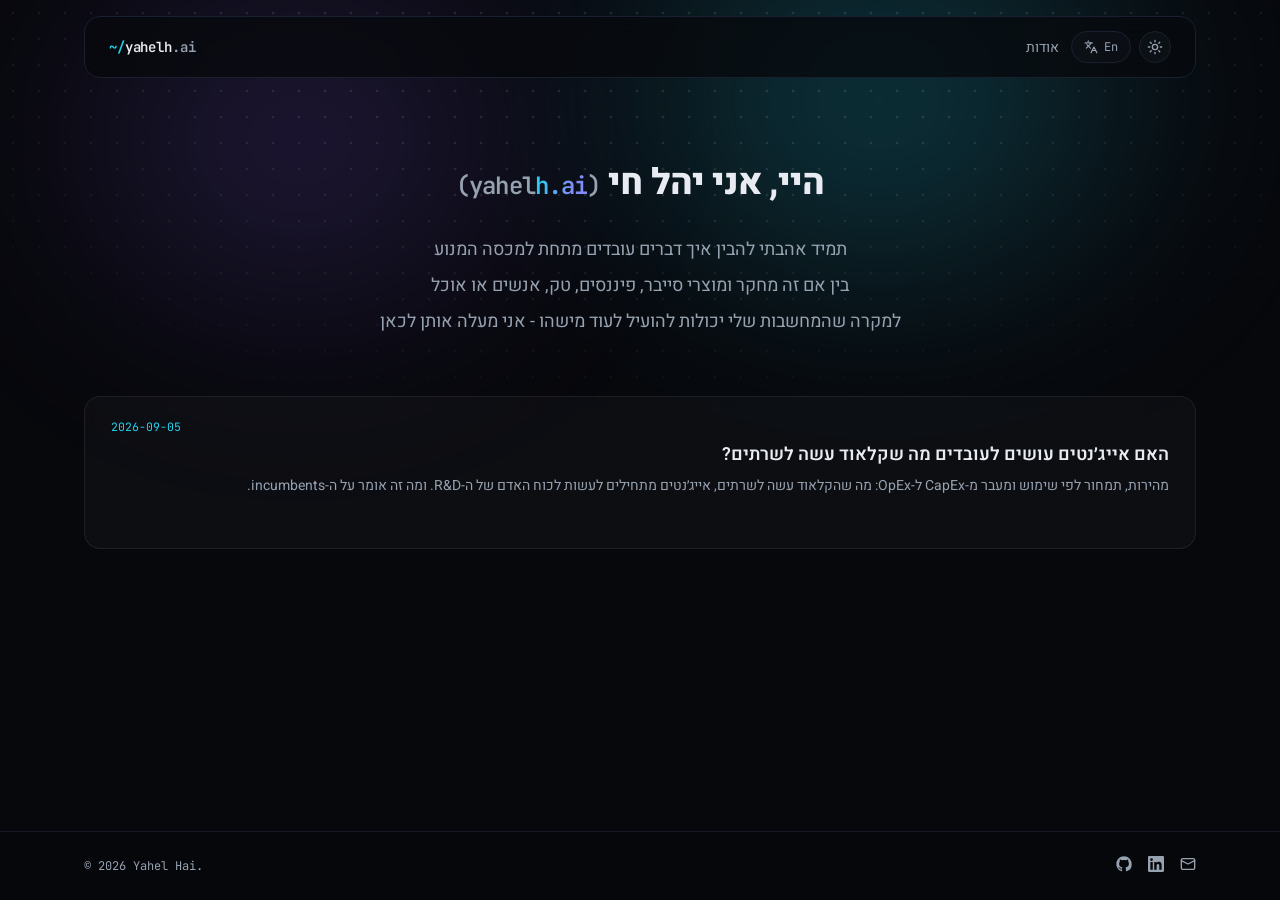
<file: index.html>
<!DOCTYPE html>
<html lang="he" dir="rtl">
  <head>
    <meta charset="utf-8">
    <meta name="viewport" content="width=device-width, initial-scale=1">
    <title>yahelh.ai</title>
    <meta name="description" content="הבלוג האישי של יהל חי.">
    <link rel="icon" type="image/svg+xml" href="favicon.svg">
    <link rel="stylesheet" href="css/style.css">
  </head>

  <body>
    <input type="checkbox" id="theme-switch" class="sr-only">

    <div class="page">
      <div class="backdrop" aria-hidden="true">
        <div class="aurora aurora-1"></div>
        <div class="aurora aurora-2"></div>
        <div class="dot-field"></div>
      </div>

      <header class="site-header">
        <div class="wrap">
          <div class="bar" dir="ltr">
            <a class="wordmark" href="index.html">
              <span class="prompt">~/</span>yahelh<span class="tld">.ai</span>
            </a>

            <div class="bar-actions">
              <a class="nav-link" href="about.html">אודות</a>
              <a class="lang-switch" href="en/index.html" hreflang="en" lang="en">
                <svg class="icon-sm" viewBox="0 0 24 24" fill="none" stroke="currentColor" stroke-width="2" stroke-linecap="round" stroke-linejoin="round" aria-hidden="true" focusable="false">
                  <path d="m5 8 6 6" /><path d="m4 14 6-6 2-3" /><path d="M2 5h12" /><path d="M7 2h1" />
                  <path d="m22 22-5-10-5 10" /><path d="M14 18h6" />
                </svg>
                <span>En</span>
              </a>
              <label class="theme-toggle" for="theme-switch">
                <span class="sr-only">החלפת ערכת צבעים — כהה או בהיר</span>
                <svg class="icon icon-sun" viewBox="0 0 24 24" fill="none" stroke="currentColor" stroke-width="2" stroke-linecap="round" aria-hidden="true" focusable="false">
                  <circle cx="12" cy="12" r="4" />
                  <path d="M12 2v2m0 16v2M4.9 4.9l1.4 1.4m11.4 11.4 1.4 1.4M2 12h2m16 0h2M4.9 19.1l1.4-1.4m11.4-11.4 1.4-1.4" />
                </svg>
                <svg class="icon icon-moon" viewBox="0 0 24 24" fill="none" stroke="currentColor" stroke-width="2" stroke-linecap="round" stroke-linejoin="round" aria-hidden="true" focusable="false">
                  <path d="M21 12.8A9 9 0 1 1 11.2 3a7 7 0 0 0 9.8 9.8z" />
                </svg>
              </label>
            </div>
          </div>
        </div>
      </header>

      <main class="site-main site-main-home">
        <div class="wrap">
          <section class="intro-section">
            <h1 class="intro-title rise rise-b">
              היי, אני יהל חי
              <span class="handle" dir="ltr">(yahel<span class="grad-text">h.ai</span>)</span>
            </h1>
            <p class="intro-text rise rise-c">
              תמיד אהבתי להבין איך דברים עובדים מתחת למכסה המנוע<br>
              בין אם זה מחקר ומוצרי סייבר, פיננסים, טק, אנשים או אוכל<br>
              למקרה שהמחשבות שלי יכולות להועיל לעוד מישהו - אני מעלה אותן לכאן
            </p>
          </section>

          <section class="post-list">
            <a class="post-card rise rise-d" href="blog/agents-cloud-servers.html">
              <span class="post-card-date" dir="ltr"><time datetime="2026-09-05">2026-09-05</time></span>
              <h2>האם אייג׳נטים עושים לעובדים מה שקלאוד עשה לשרתים?</h2>
              <p>מהירות, תמחור לפי שימוש ומעבר מ-CapEx ל-OpEx: מה שהקלאוד עשה לשרתים, אייג׳נטים מתחילים לעשות לכוח האדם של ה-R&amp;D. ומה זה אומר על ה-incumbents.</p>
              <span class="card-arrow" dir="ltr">← לקריאה</span>
            </a>
          </section>
        </div>
      </main>

      <footer class="site-footer site-footer-fixed">
        <div class="wrap">
          <div class="footer-inner" dir="ltr">
            <span>&copy; 2026 Yahel Hai.</span>
            <span class="social">
              <a href="https://github.com/yahelhai" aria-label="GitHub">
                <svg class="icon" viewBox="0 0 24 24" fill="currentColor" aria-hidden="true" focusable="false">
                  <path fill-rule="evenodd" clip-rule="evenodd" d="M12 .5C5.65.5.5 5.65.5 12c0 5.08 3.29 9.39 7.86 10.91.58.11.79-.25.79-.56 0-.27-.01-1.17-.02-2.12-3.2.7-3.88-1.36-3.88-1.36-.52-1.33-1.28-1.68-1.28-1.68-1.04-.71.08-.7.08-.7 1.15.08 1.76 1.19 1.76 1.19 1.03 1.76 2.7 1.25 3.35.96.1-.75.4-1.25.72-1.54-2.55-.29-5.24-1.28-5.24-5.68 0-1.26.45-2.28 1.19-3.09-.12-.29-.52-1.46.11-3.05 0 0 .97-.31 3.18 1.18a11.1 11.1 0 0 1 2.9-.39c.98 0 1.97.13 2.9.39 2.2-1.49 3.17-1.18 3.17-1.18.63 1.59.23 2.76.12 3.05.74.81 1.19 1.83 1.19 3.09 0 4.41-2.69 5.38-5.25 5.67.41.35.77 1.05.77 2.12 0 1.53-.01 2.76-.01 3.14 0 .31.21.67.8.55A10.52 10.52 0 0 0 23.5 12C23.5 5.65 18.35.5 12 .5z" />
                </svg>
              </a>
              <a href="https://www.linkedin.com/in/yahel-hai/" aria-label="LinkedIn">
                <svg class="icon" viewBox="0 0 24 24" fill="currentColor" aria-hidden="true" focusable="false">
                  <path d="M20.45 20.45h-3.55v-5.57c0-1.33-.03-3.04-1.85-3.04-1.85 0-2.14 1.45-2.14 2.94v5.67H9.36V9h3.41v1.56h.05c.47-.9 1.63-1.85 3.36-1.85 3.6 0 4.27 2.37 4.27 5.45v6.29zM5.34 7.43a2.06 2.06 0 1 1 0-4.12 2.06 2.06 0 0 1 0 4.12zM7.12 20.45H3.56V9h3.56v11.45zM22.22 0H1.77C.79 0 0 .77 0 1.72v20.55C0 23.23.79 24 1.77 24h20.45c.98 0 1.78-.77 1.78-1.73V1.72C24 .77 23.2 0 22.22 0z" />
                </svg>
              </a>
              <a href="mailto:me@yahelh.ai" aria-label="שליחת דוא״ל">
                <svg class="icon" viewBox="0 0 24 24" fill="none" stroke="currentColor" stroke-width="2" stroke-linecap="round" stroke-linejoin="round" aria-hidden="true" focusable="false">
                  <rect x="2" y="4" width="20" height="16" rx="2" />
                    <path d="m22 7-10 5L2 7" />
                </svg>
              </a>
            </span>
          </div>
        </div>
      </footer>
    </div>
  </body>
</html>
</file>
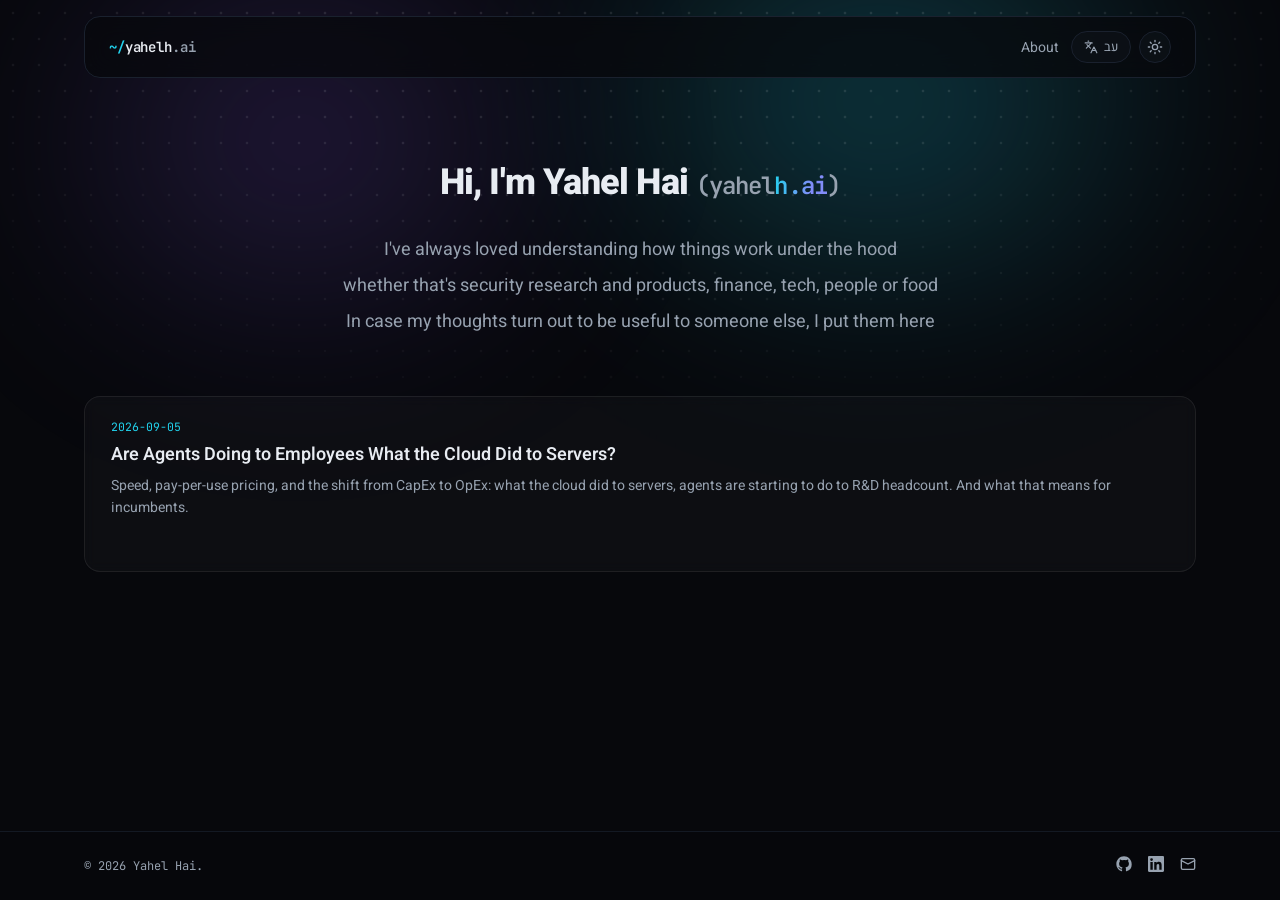
<file: en/index.html>
<!DOCTYPE html>
<html lang="en" dir="ltr">
  <head>
    <meta charset="utf-8">
    <meta name="viewport" content="width=device-width, initial-scale=1">
    <title>yahelh.ai</title>
    <meta name="description" content="Yahel Hai's personal blog.">
    <link rel="icon" type="image/svg+xml" href="../favicon.svg">
    <link rel="stylesheet" href="../css/style.css">
  </head>

  <body>
    <input type="checkbox" id="theme-switch" class="sr-only">

    <div class="page">
      <div class="backdrop" aria-hidden="true">
        <div class="aurora aurora-1"></div>
        <div class="aurora aurora-2"></div>
        <div class="dot-field"></div>
      </div>

      <header class="site-header">
        <div class="wrap">
          <div class="bar" dir="ltr">
            <a class="wordmark" href="../index.html">
              <span class="prompt">~/</span>yahelh<span class="tld">.ai</span>
            </a>

            <div class="bar-actions">
              <a class="nav-link" href="../about.html">About</a>
              <a class="lang-switch" href="../index.html" hreflang="he" lang="he">
                <svg class="icon-sm" viewBox="0 0 24 24" fill="none" stroke="currentColor" stroke-width="2" stroke-linecap="round" stroke-linejoin="round" aria-hidden="true" focusable="false">
                  <path d="m5 8 6 6" /><path d="m4 14 6-6 2-3" /><path d="M2 5h12" /><path d="M7 2h1" />
                  <path d="m22 22-5-10-5 10" /><path d="M14 18h6" />
                </svg>
                <span>עב</span>
              </a>
              <label class="theme-toggle" for="theme-switch">
                <span class="sr-only">Toggle color theme — dark or light</span>
                <svg class="icon icon-sun" viewBox="0 0 24 24" fill="none" stroke="currentColor" stroke-width="2" stroke-linecap="round" aria-hidden="true" focusable="false">
                  <circle cx="12" cy="12" r="4" />
                  <path d="M12 2v2m0 16v2M4.9 4.9l1.4 1.4m11.4 11.4 1.4 1.4M2 12h2m16 0h2M4.9 19.1l1.4-1.4m11.4-11.4 1.4-1.4" />
                </svg>
                <svg class="icon icon-moon" viewBox="0 0 24 24" fill="none" stroke="currentColor" stroke-width="2" stroke-linecap="round" stroke-linejoin="round" aria-hidden="true" focusable="false">
                  <path d="M21 12.8A9 9 0 1 1 11.2 3a7 7 0 0 0 9.8 9.8z" />
                </svg>
              </label>
            </div>
          </div>
        </div>
      </header>

      <main class="site-main site-main-home">
        <div class="wrap">
          <section class="intro-section">
            <h1 class="intro-title rise rise-b">
              Hi, I'm Yahel Hai
              <span class="handle">(yahel<span class="grad-text">h.ai</span>)</span>
            </h1>
            <p class="intro-text rise rise-c">
              I've always loved understanding how things work under the hood<br>
              whether that's security research and products, finance, tech, people or food<br>
              In case my thoughts turn out to be useful to someone else, I put them here
            </p>
          </section>

          <section class="post-list">
            <a class="post-card rise rise-d" href="blog/agents-cloud-servers.html">
              <span class="post-card-date" dir="ltr"><time datetime="2026-09-05">2026-09-05</time></span>
              <h2>Are Agents Doing to Employees What the Cloud Did to Servers?</h2>
              <p>Speed, pay-per-use pricing, and the shift from CapEx to OpEx: what the cloud did to servers, agents are starting to do to R&amp;D headcount. And what that means for incumbents.</p>
              <span class="card-arrow" dir="ltr">read &rarr;</span>
            </a>
          </section>
        </div>
      </main>

      <footer class="site-footer site-footer-fixed">
        <div class="wrap">
          <div class="footer-inner" dir="ltr">
            <span>&copy; 2026 Yahel Hai.</span>
            <span class="social">
              <a href="https://github.com/yahelhai" aria-label="GitHub">
                <svg class="icon" viewBox="0 0 24 24" fill="currentColor" aria-hidden="true" focusable="false">
                  <path fill-rule="evenodd" clip-rule="evenodd" d="M12 .5C5.65.5.5 5.65.5 12c0 5.08 3.29 9.39 7.86 10.91.58.11.79-.25.79-.56 0-.27-.01-1.17-.02-2.12-3.2.7-3.88-1.36-3.88-1.36-.52-1.33-1.28-1.68-1.28-1.68-1.04-.71.08-.7.08-.7 1.15.08 1.76 1.19 1.76 1.19 1.03 1.76 2.7 1.25 3.35.96.1-.75.4-1.25.72-1.54-2.55-.29-5.24-1.28-5.24-5.68 0-1.26.45-2.28 1.19-3.09-.12-.29-.52-1.46.11-3.05 0 0 .97-.31 3.18 1.18a11.1 11.1 0 0 1 2.9-.39c.98 0 1.97.13 2.9.39 2.2-1.49 3.17-1.18 3.17-1.18.63 1.59.23 2.76.12 3.05.74.81 1.19 1.83 1.19 3.09 0 4.41-2.69 5.38-5.25 5.67.41.35.77 1.05.77 2.12 0 1.53-.01 2.76-.01 3.14 0 .31.21.67.8.55A10.52 10.52 0 0 0 23.5 12C23.5 5.65 18.35.5 12 .5z" />
                </svg>
              </a>
              <a href="https://www.linkedin.com/in/yahel-hai/" aria-label="LinkedIn">
                <svg class="icon" viewBox="0 0 24 24" fill="currentColor" aria-hidden="true" focusable="false">
                  <path d="M20.45 20.45h-3.55v-5.57c0-1.33-.03-3.04-1.85-3.04-1.85 0-2.14 1.45-2.14 2.94v5.67H9.36V9h3.41v1.56h.05c.47-.9 1.63-1.85 3.36-1.85 3.6 0 4.27 2.37 4.27 5.45v6.29zM5.34 7.43a2.06 2.06 0 1 1 0-4.12 2.06 2.06 0 0 1 0 4.12zM7.12 20.45H3.56V9h3.56v11.45zM22.22 0H1.77C.79 0 0 .77 0 1.72v20.55C0 23.23.79 24 1.77 24h20.45c.98 0 1.78-.77 1.78-1.73V1.72C24 .77 23.2 0 22.22 0z" />
                </svg>
              </a>
              <a href="mailto:me@yahelh.ai" aria-label="Send email">
                <svg class="icon" viewBox="0 0 24 24" fill="none" stroke="currentColor" stroke-width="2" stroke-linecap="round" stroke-linejoin="round" aria-hidden="true" focusable="false">
                  <rect x="2" y="4" width="20" height="16" rx="2" />
                    <path d="m22 7-10 5L2 7" />
                </svg>
              </a>
            </span>
          </div>
        </div>
      </footer>
    </div>
  </body>
</html>
</file>
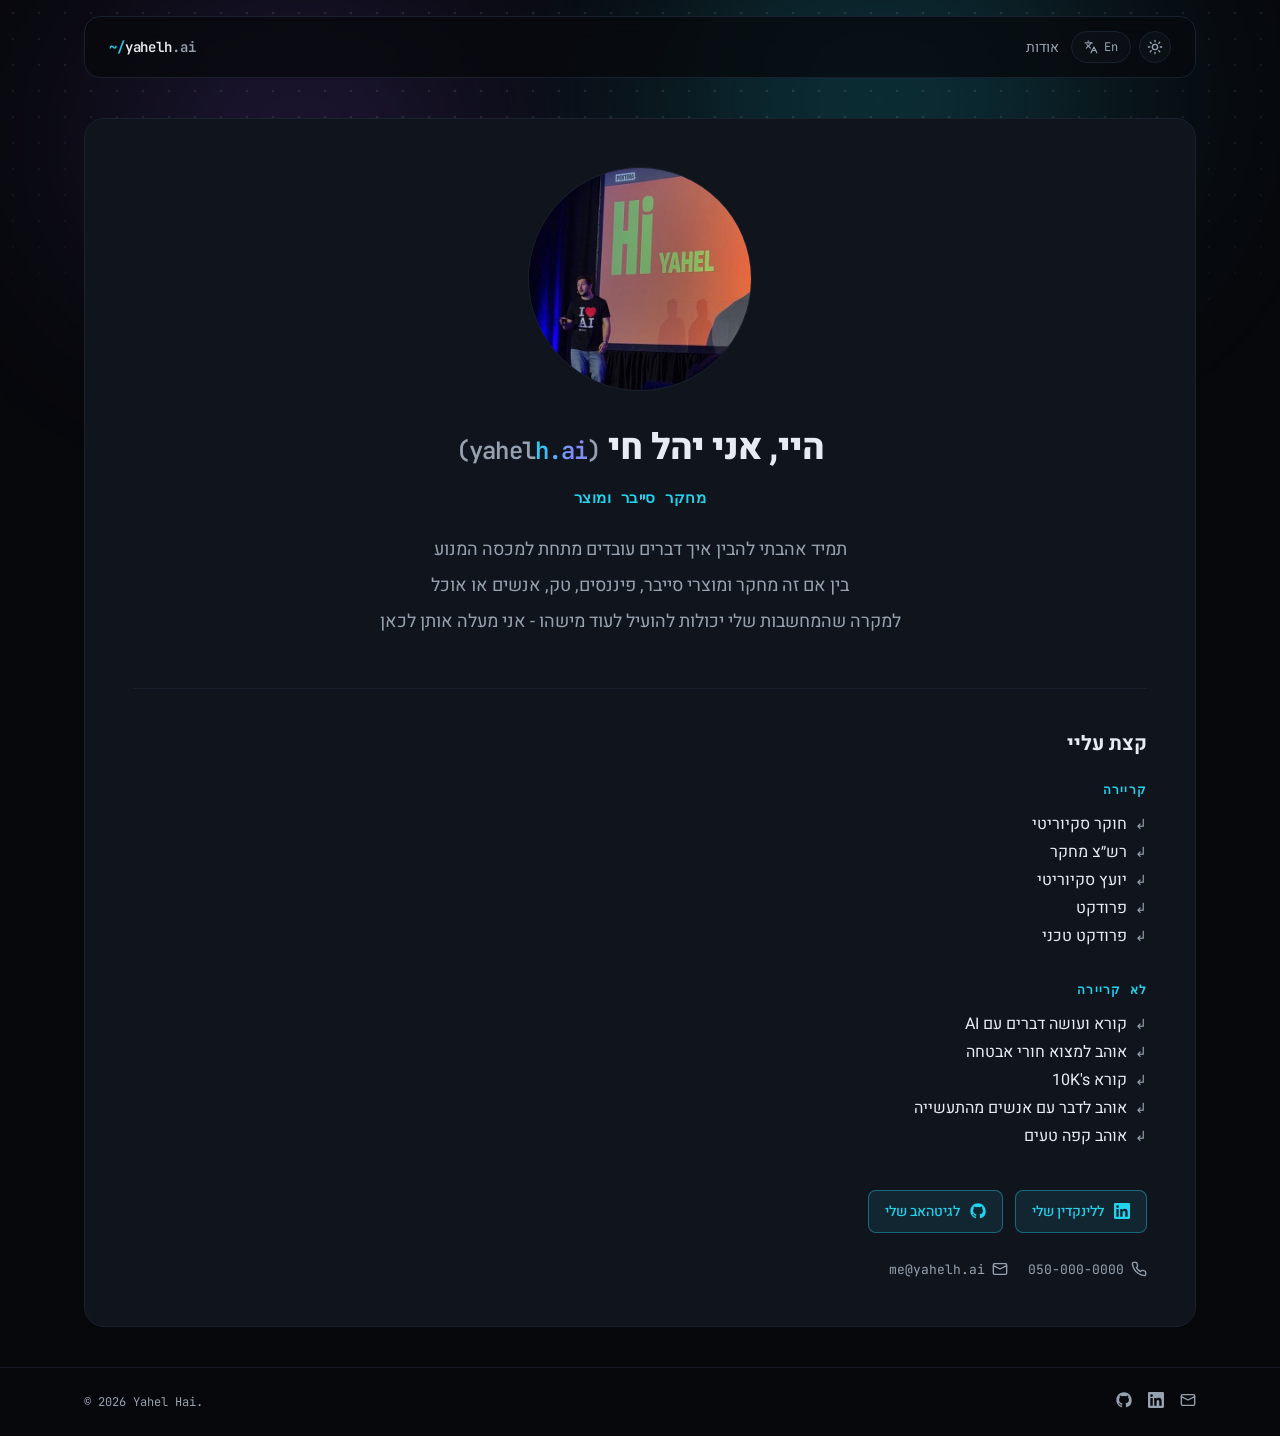
<file: about.html>
<!DOCTYPE html>
<html lang="he" dir="rtl">
  <head>
    <meta charset="utf-8">
    <meta name="viewport" content="width=device-width, initial-scale=1">
    <title>אודות — yahelh.ai</title>
    <meta name="description" content="קצת עליי — יהל חי.">
    <link rel="icon" type="image/svg+xml" href="favicon.svg">
    <link rel="stylesheet" href="css/style.css">
  </head>

  <body>
    <input type="checkbox" id="theme-switch" class="sr-only">

    <div class="page page-calm">
      <div class="backdrop" aria-hidden="true">
        <div class="aurora aurora-1"></div>
        <div class="aurora aurora-2"></div>
        <div class="dot-field"></div>
      </div>

      <header class="site-header">
        <div class="wrap">
          <div class="bar" dir="ltr">
            <a class="wordmark" href="index.html">
              <span class="prompt">~/</span>yahelh<span class="tld">.ai</span>
            </a>

            <div class="bar-actions">
              <a class="nav-link" href="about.html">אודות</a>
              <a class="lang-switch" href="en/about.html" hreflang="en" lang="en">
                <svg class="icon-sm" viewBox="0 0 24 24" fill="none" stroke="currentColor" stroke-width="2" stroke-linecap="round" stroke-linejoin="round" aria-hidden="true" focusable="false">
                  <path d="m5 8 6 6" /><path d="m4 14 6-6 2-3" /><path d="M2 5h12" /><path d="M7 2h1" />
                  <path d="m22 22-5-10-5 10" /><path d="M14 18h6" />
                </svg>
                <span>En</span>
              </a>
              <label class="theme-toggle" for="theme-switch">
                <span class="sr-only">החלפת ערכת צבעים — כהה או בהיר</span>
                <svg class="icon icon-sun" viewBox="0 0 24 24" fill="none" stroke="currentColor" stroke-width="2" stroke-linecap="round" aria-hidden="true" focusable="false">
                  <circle cx="12" cy="12" r="4" />
                  <path d="M12 2v2m0 16v2M4.9 4.9l1.4 1.4m11.4 11.4 1.4 1.4M2 12h2m16 0h2M4.9 19.1l1.4-1.4m11.4-11.4 1.4-1.4" />
                </svg>
                <svg class="icon icon-moon" viewBox="0 0 24 24" fill="none" stroke="currentColor" stroke-width="2" stroke-linecap="round" stroke-linejoin="round" aria-hidden="true" focusable="false">
                  <path d="M21 12.8A9 9 0 1 1 11.2 3a7 7 0 0 0 9.8 9.8z" />
                </svg>
              </label>
            </div>
          </div>
        </div>
      </header>

      <main class="site-main">
        <div class="wrap">
          <article class="reading-panel">
            <div class="about-head">
              <img class="avatar rise rise-a" src="images/yahel.jpg" alt="יהל חי" width="500" height="500">

              <h1 class="intro-title rise rise-b">
                היי, אני יהל חי
                <span class="handle" dir="ltr">(yahel<span class="grad-text">h.ai</span>)</span>
              </h1>

              <p class="role rise rise-b">מחקר סייבר ומוצר</p>

              <p class="intro-text rise rise-c">
                תמיד אהבתי להבין איך דברים עובדים מתחת למכסה המנוע<br>
              בין אם זה מחקר ומוצרי סייבר, פיננסים, טק, אנשים או אוכל<br>
              למקרה שהמחשבות שלי יכולות להועיל לעוד מישהו - אני מעלה אותן לכאן
              </p>
            </div>

            <div class="about-body">
              <h2 class="about-title">קצת עליי</h2>

              <div class="lists">
                <div>
                  <h3 class="label">קריירה</h3>
                  <ul class="arrow-list">
                  <li>חוקר סקיוריטי</li>
                  <li>רש״צ מחקר</li>
                  <li>יועץ סקיוריטי</li>
                  <li>פרודקט</li>
                  <li>פרודקט טכני</li>
                  </ul>
                </div>

                <div>
                  <h3 class="label">לא קריירה</h3>
                  <ul class="arrow-list">
                  <li>קורא ועושה דברים עם AI</li>
                  <li>אוהב למצוא חורי אבטחה</li>
                  <li>קורא 10K's</li>
                  <li>אוהב לדבר עם אנשים מהתעשייה</li>
                  <li>אוהב קפה טעים</li>
                  </ul>
                </div>
              </div>

              <div class="btn-row">
                <a class="profile-btn" href="https://www.linkedin.com/in/yahel-hai/">
                  <svg class="icon" viewBox="0 0 24 24" fill="currentColor" aria-hidden="true" focusable="false">
                    <path d="M20.45 20.45h-3.55v-5.57c0-1.33-.03-3.04-1.85-3.04-1.85 0-2.14 1.45-2.14 2.94v5.67H9.36V9h3.41v1.56h.05c.47-.9 1.63-1.85 3.36-1.85 3.6 0 4.27 2.37 4.27 5.45v6.29zM5.34 7.43a2.06 2.06 0 1 1 0-4.12 2.06 2.06 0 0 1 0 4.12zM7.12 20.45H3.56V9h3.56v11.45zM22.22 0H1.77C.79 0 0 .77 0 1.72v20.55C0 23.23.79 24 1.77 24h20.45c.98 0 1.78-.77 1.78-1.73V1.72C24 .77 23.2 0 22.22 0z" />
                  </svg>
                  ללינקדין שלי
                </a>
                <a class="profile-btn" href="https://github.com/yahelhai">
                  <svg class="icon" viewBox="0 0 24 24" fill="currentColor" aria-hidden="true" focusable="false">
                    <path fill-rule="evenodd" clip-rule="evenodd" d="M12 .5C5.65.5.5 5.65.5 12c0 5.08 3.29 9.39 7.86 10.91.58.11.79-.25.79-.56 0-.27-.01-1.17-.02-2.12-3.2.7-3.88-1.36-3.88-1.36-.52-1.33-1.28-1.68-1.28-1.68-1.04-.71.08-.7.08-.7 1.15.08 1.76 1.19 1.76 1.19 1.03 1.76 2.7 1.25 3.35.96.1-.75.4-1.25.72-1.54-2.55-.29-5.24-1.28-5.24-5.68 0-1.26.45-2.28 1.19-3.09-.12-.29-.52-1.46.11-3.05 0 0 .97-.31 3.18 1.18a11.1 11.1 0 0 1 2.9-.39c.98 0 1.97.13 2.9.39 2.2-1.49 3.17-1.18 3.17-1.18.63 1.59.23 2.76.12 3.05.74.81 1.19 1.83 1.19 3.09 0 4.41-2.69 5.38-5.25 5.67.41.35.77 1.05.77 2.12 0 1.53-.01 2.76-.01 3.14 0 .31.21.67.8.55A10.52 10.52 0 0 0 23.5 12C23.5 5.65 18.35.5 12 .5z" />
                  </svg>
                  לגיטהאב שלי
                </a>
              </div>

              <address class="contact-line">
                <a href="tel:+972500000000" aria-label="טלפון">
                  <svg class="icon" viewBox="0 0 24 24" fill="none" stroke="currentColor" stroke-width="2" stroke-linecap="round" stroke-linejoin="round" aria-hidden="true" focusable="false">
                    <path d="M22 16.9v3a2 2 0 0 1-2.2 2 19.8 19.8 0 0 1-8.6-3.1 19.5 19.5 0 0 1-6-6A19.8 19.8 0 0 1 2.1 4.2 2 2 0 0 1 4.1 2h3a2 2 0 0 1 2 1.7c.1 1 .4 1.9.7 2.8a2 2 0 0 1-.5 2.1L8.1 9.9a16 16 0 0 0 6 6l1.3-1.3a2 2 0 0 1 2.1-.5c.9.3 1.8.6 2.8.7a2 2 0 0 1 1.7 2z" />
                  </svg>
                  <span dir="ltr">050-000-0000</span>
                </a>
                <a href="mailto:me@yahelh.ai" aria-label="שליחת דוא״ל">
                  <svg class="icon" viewBox="0 0 24 24" fill="none" stroke="currentColor" stroke-width="2" stroke-linecap="round" stroke-linejoin="round" aria-hidden="true" focusable="false">
                    <rect x="2" y="4" width="20" height="16" rx="2" />
                    <path d="m22 7-10 5L2 7" />
                  </svg>
                  <span dir="ltr">me@yahelh.ai</span>
                </a>
              </address>
            </div>
          </article>
        </div>
      </main>

      <footer class="site-footer">
        <div class="wrap">
          <div class="footer-inner" dir="ltr">
            <span>&copy; 2026 Yahel Hai.</span>
            <span class="social">
              <a href="https://github.com/yahelhai" aria-label="GitHub">
                <svg class="icon" viewBox="0 0 24 24" fill="currentColor" aria-hidden="true" focusable="false">
                  <path fill-rule="evenodd" clip-rule="evenodd" d="M12 .5C5.65.5.5 5.65.5 12c0 5.08 3.29 9.39 7.86 10.91.58.11.79-.25.79-.56 0-.27-.01-1.17-.02-2.12-3.2.7-3.88-1.36-3.88-1.36-.52-1.33-1.28-1.68-1.28-1.68-1.04-.71.08-.7.08-.7 1.15.08 1.76 1.19 1.76 1.19 1.03 1.76 2.7 1.25 3.35.96.1-.75.4-1.25.72-1.54-2.55-.29-5.24-1.28-5.24-5.68 0-1.26.45-2.28 1.19-3.09-.12-.29-.52-1.46.11-3.05 0 0 .97-.31 3.18 1.18a11.1 11.1 0 0 1 2.9-.39c.98 0 1.97.13 2.9.39 2.2-1.49 3.17-1.18 3.17-1.18.63 1.59.23 2.76.12 3.05.74.81 1.19 1.83 1.19 3.09 0 4.41-2.69 5.38-5.25 5.67.41.35.77 1.05.77 2.12 0 1.53-.01 2.76-.01 3.14 0 .31.21.67.8.55A10.52 10.52 0 0 0 23.5 12C23.5 5.65 18.35.5 12 .5z" />
                </svg>
              </a>
              <a href="https://www.linkedin.com/in/yahel-hai/" aria-label="LinkedIn">
                <svg class="icon" viewBox="0 0 24 24" fill="currentColor" aria-hidden="true" focusable="false">
                  <path d="M20.45 20.45h-3.55v-5.57c0-1.33-.03-3.04-1.85-3.04-1.85 0-2.14 1.45-2.14 2.94v5.67H9.36V9h3.41v1.56h.05c.47-.9 1.63-1.85 3.36-1.85 3.6 0 4.27 2.37 4.27 5.45v6.29zM5.34 7.43a2.06 2.06 0 1 1 0-4.12 2.06 2.06 0 0 1 0 4.12zM7.12 20.45H3.56V9h3.56v11.45zM22.22 0H1.77C.79 0 0 .77 0 1.72v20.55C0 23.23.79 24 1.77 24h20.45c.98 0 1.78-.77 1.78-1.73V1.72C24 .77 23.2 0 22.22 0z" />
                </svg>
              </a>
              <a href="mailto:me@yahelh.ai" aria-label="שליחת דוא״ל">
                <svg class="icon" viewBox="0 0 24 24" fill="none" stroke="currentColor" stroke-width="2" stroke-linecap="round" stroke-linejoin="round" aria-hidden="true" focusable="false">
                  <rect x="2" y="4" width="20" height="16" rx="2" />
                    <path d="m22 7-10 5L2 7" />
                </svg>
              </a>
            </span>
          </div>
        </div>
      </footer>
    </div>
  </body>
</html>
</file>
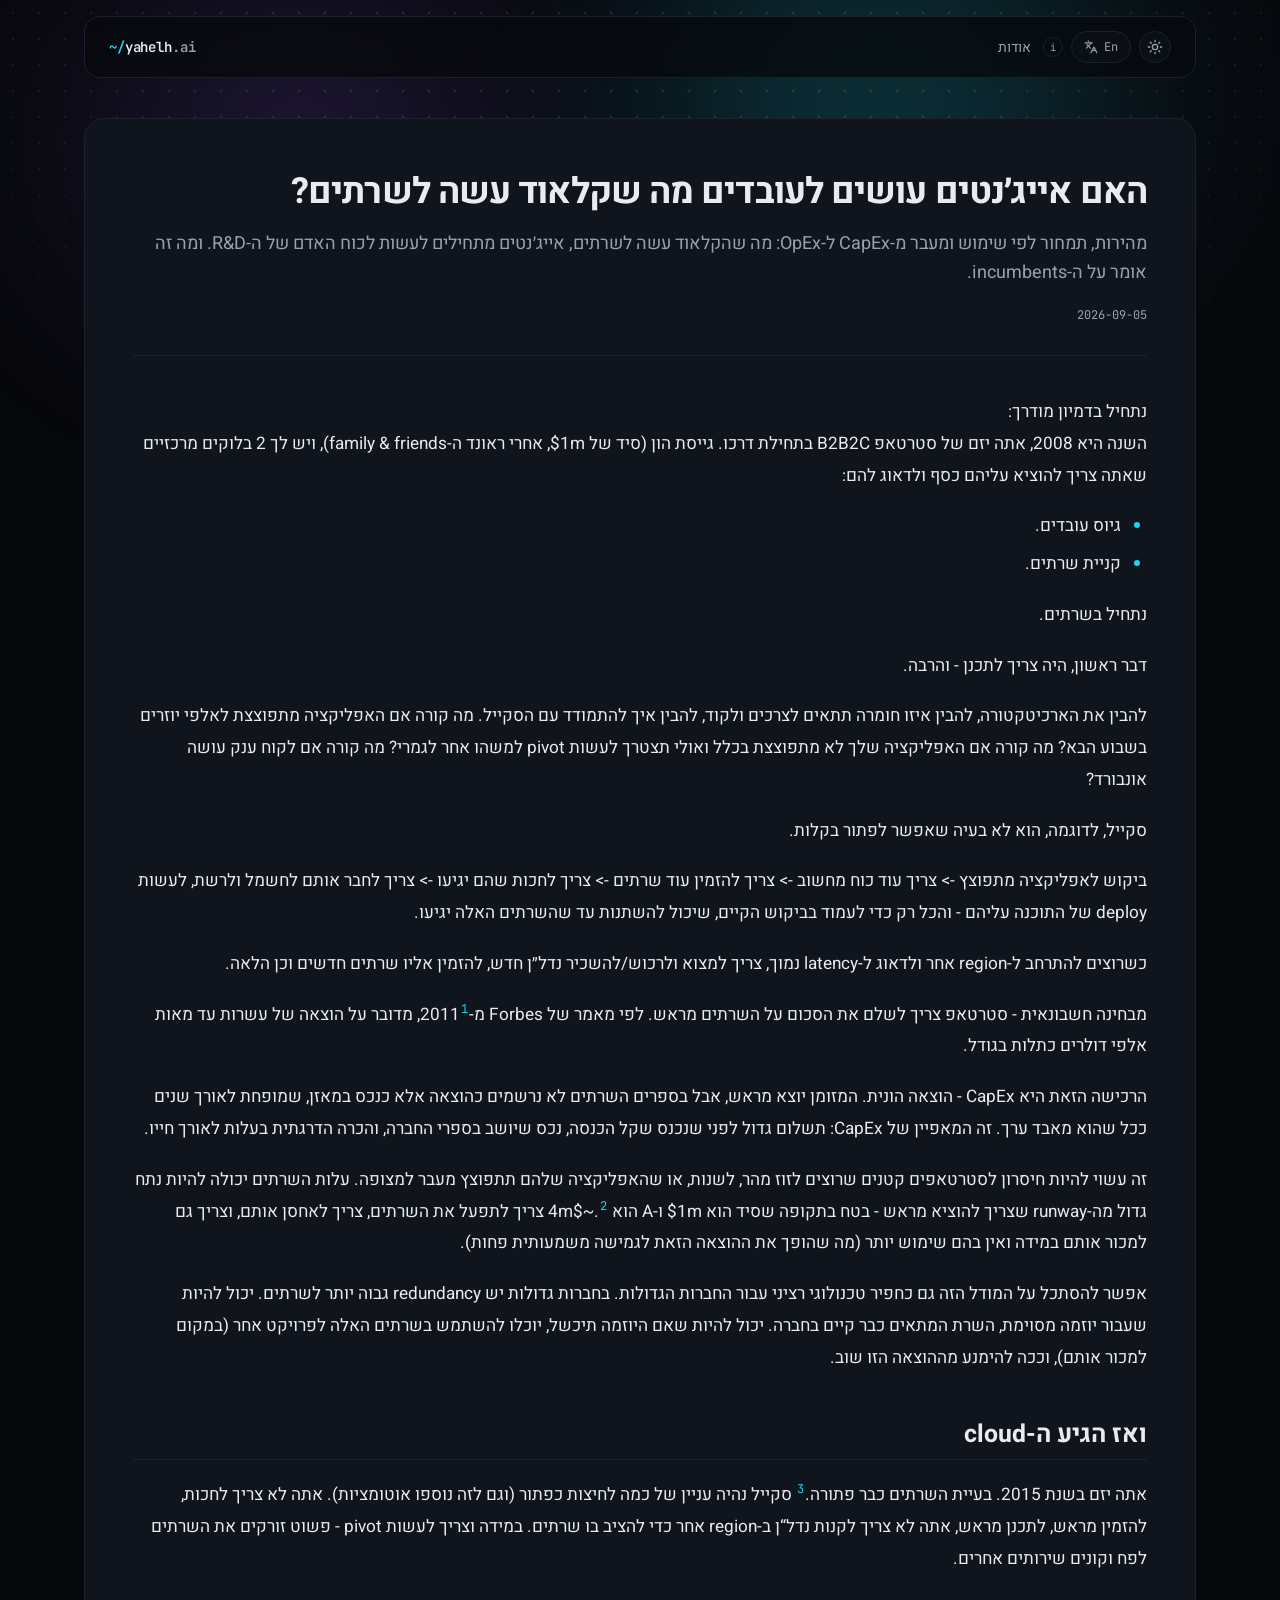
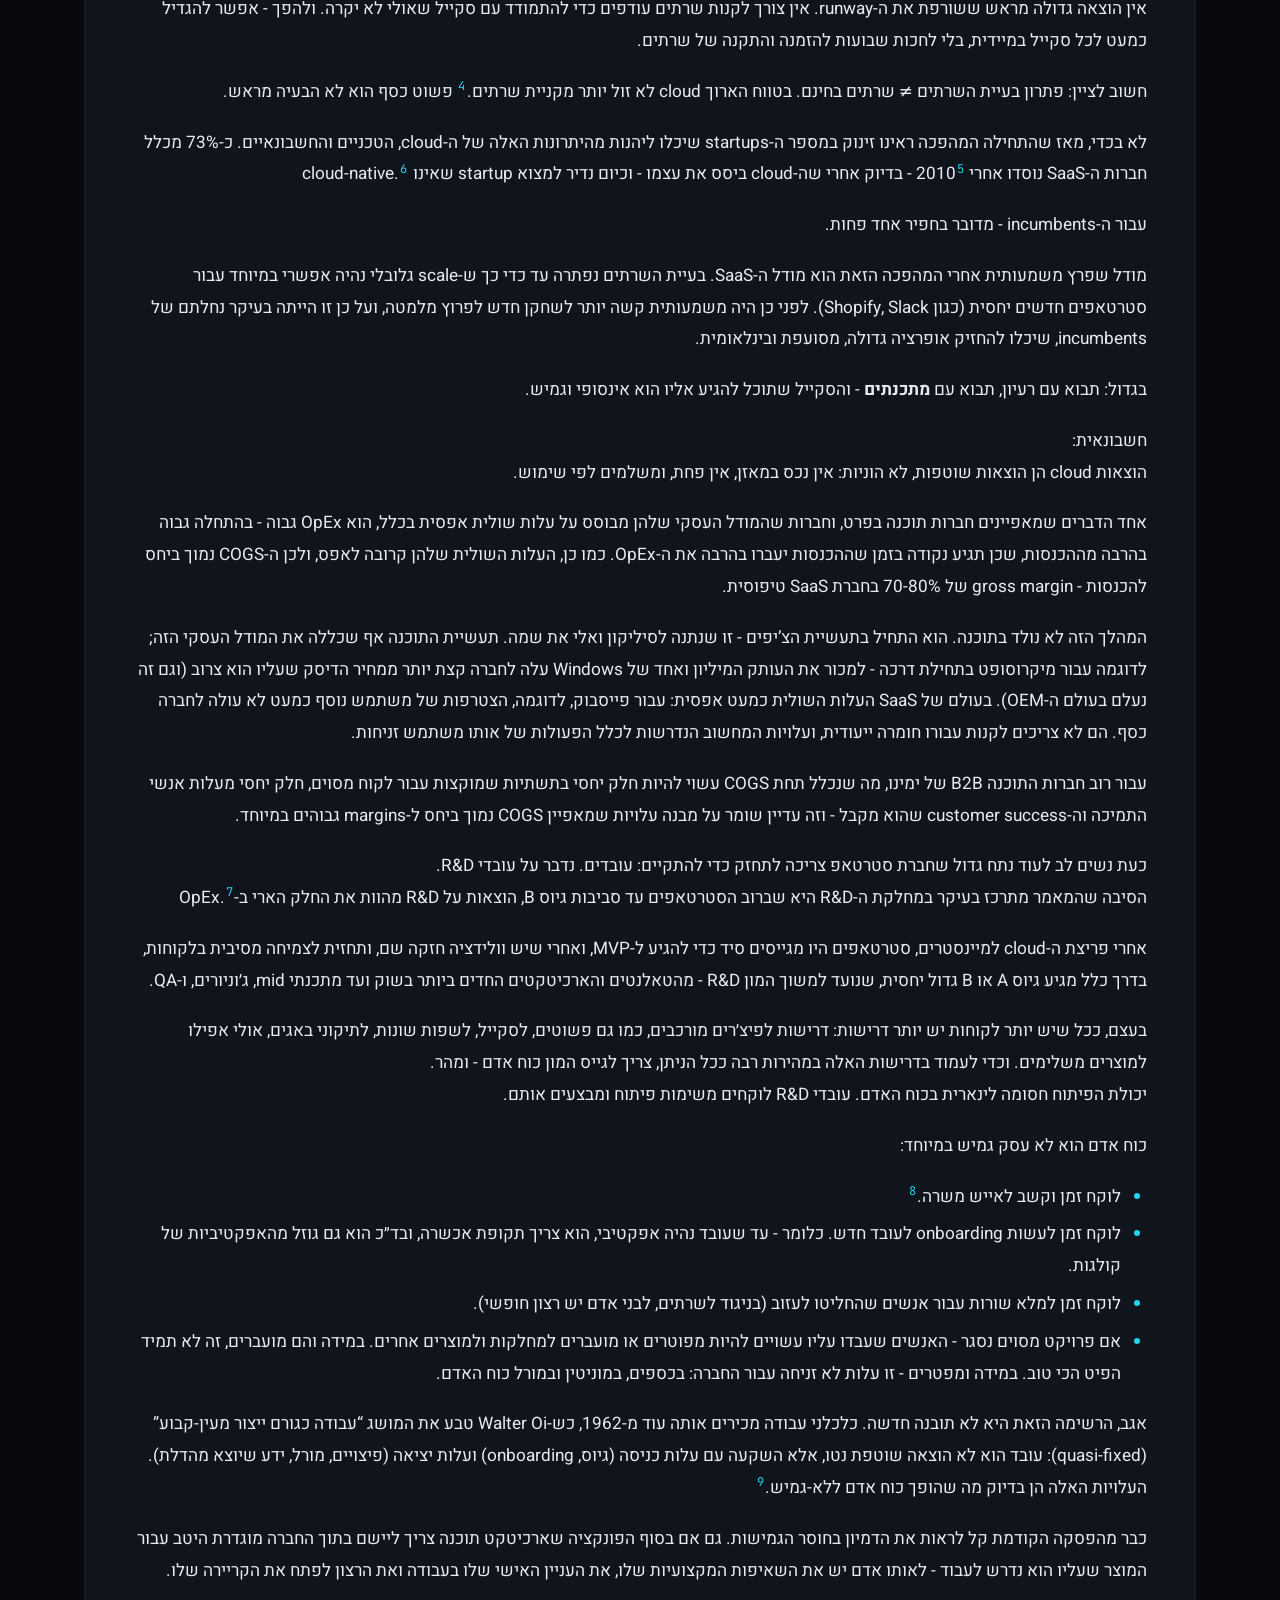
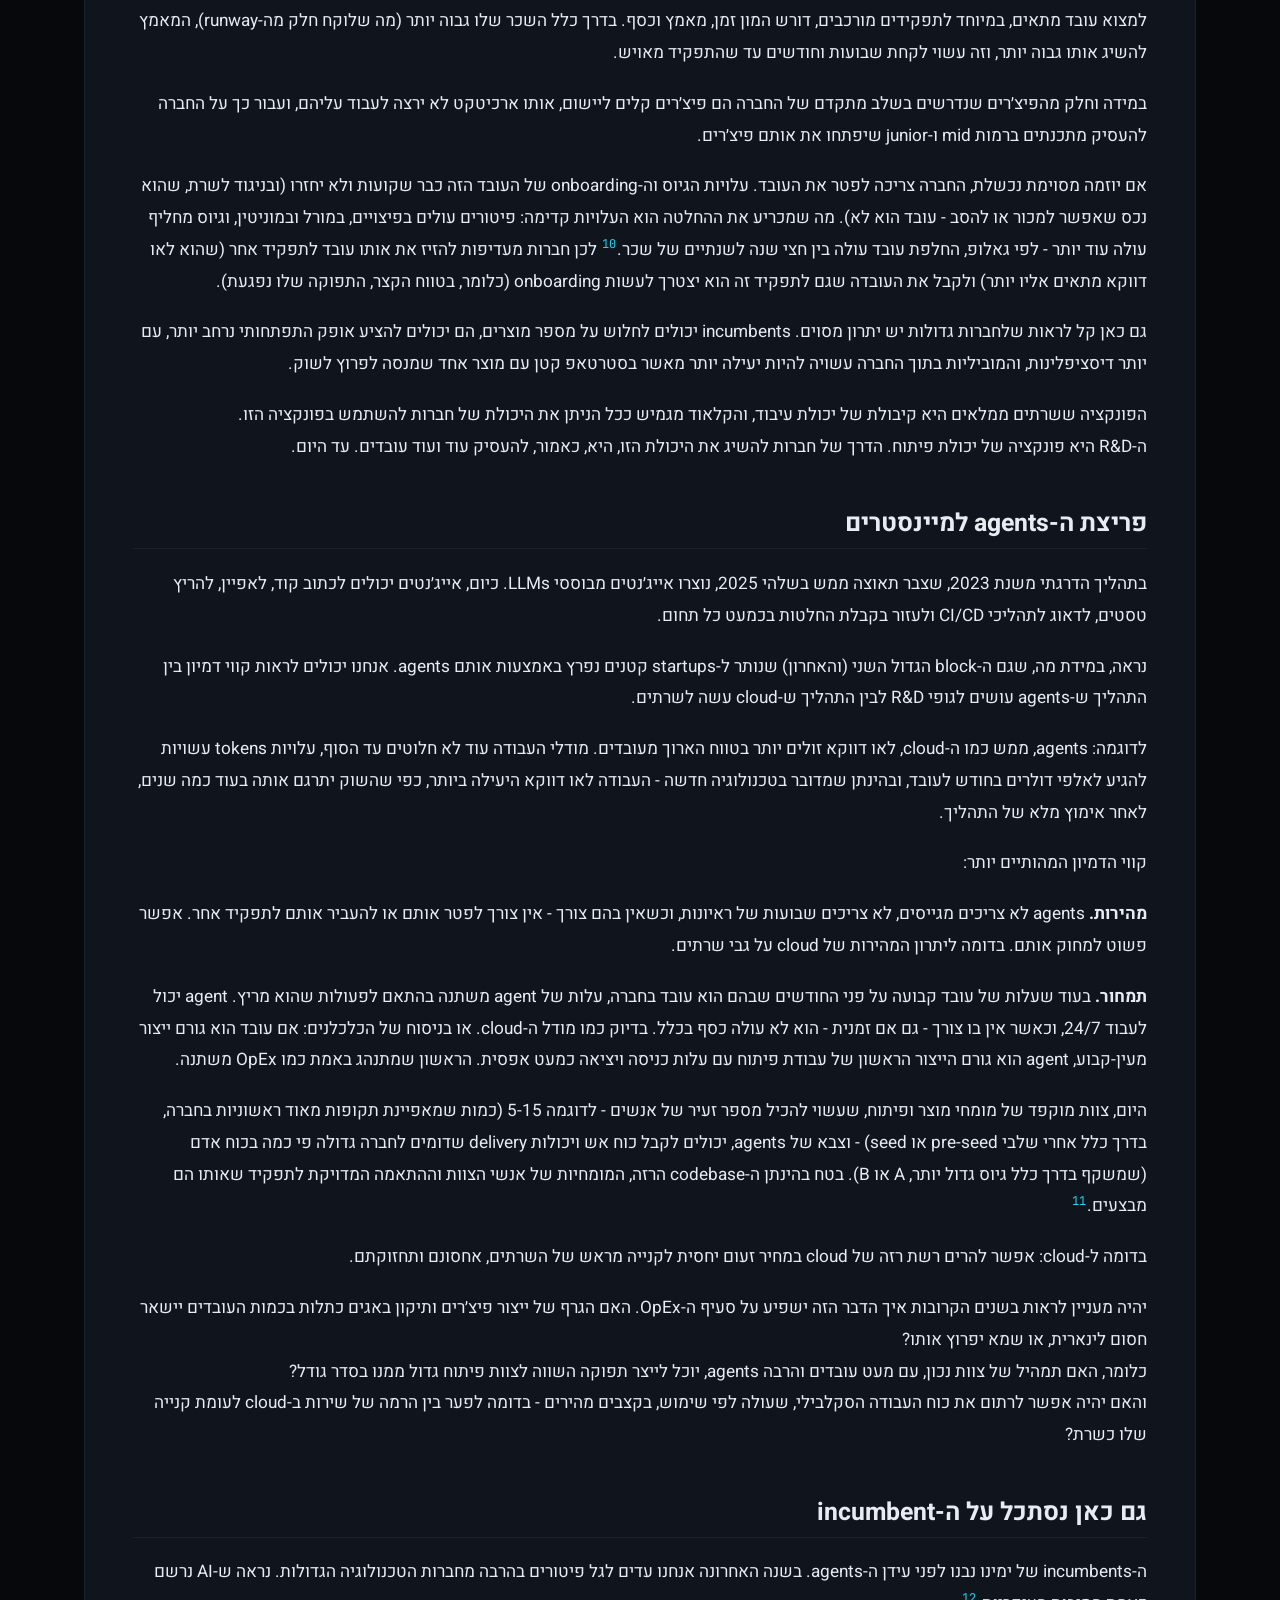
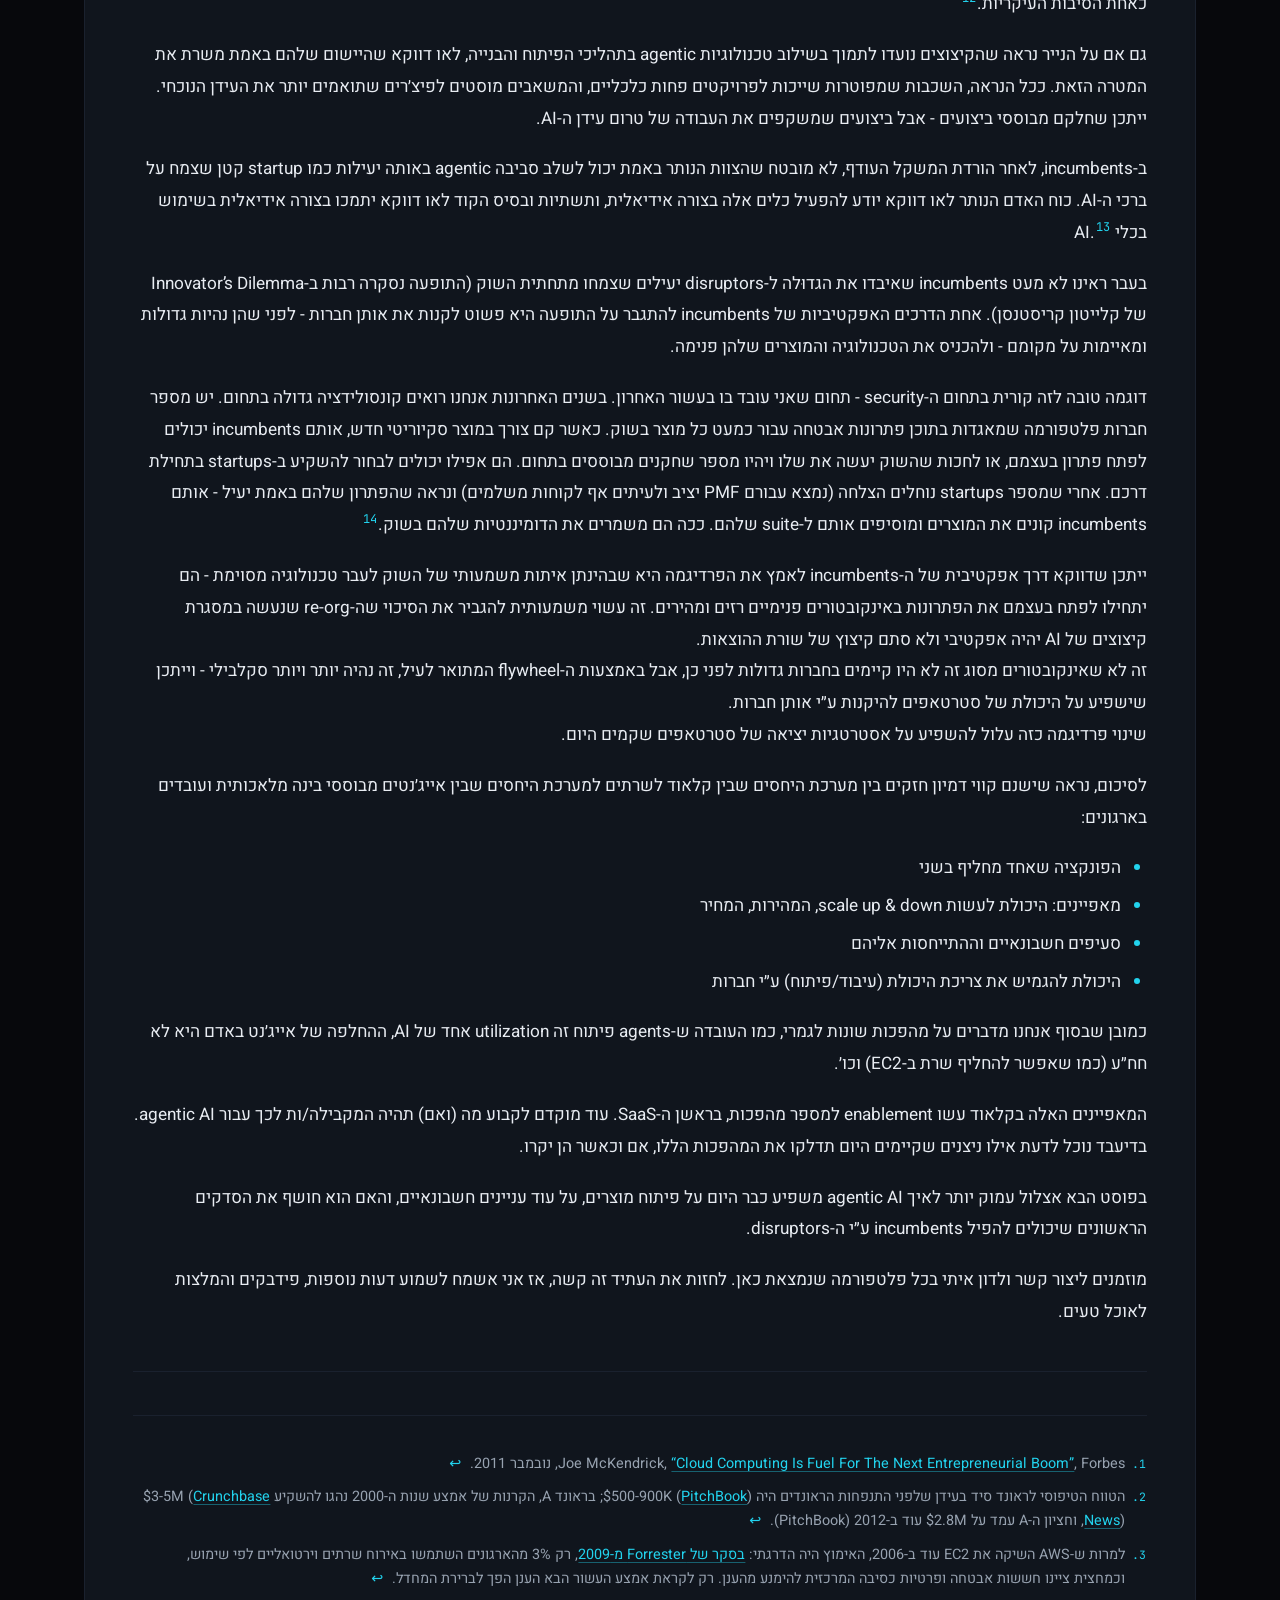
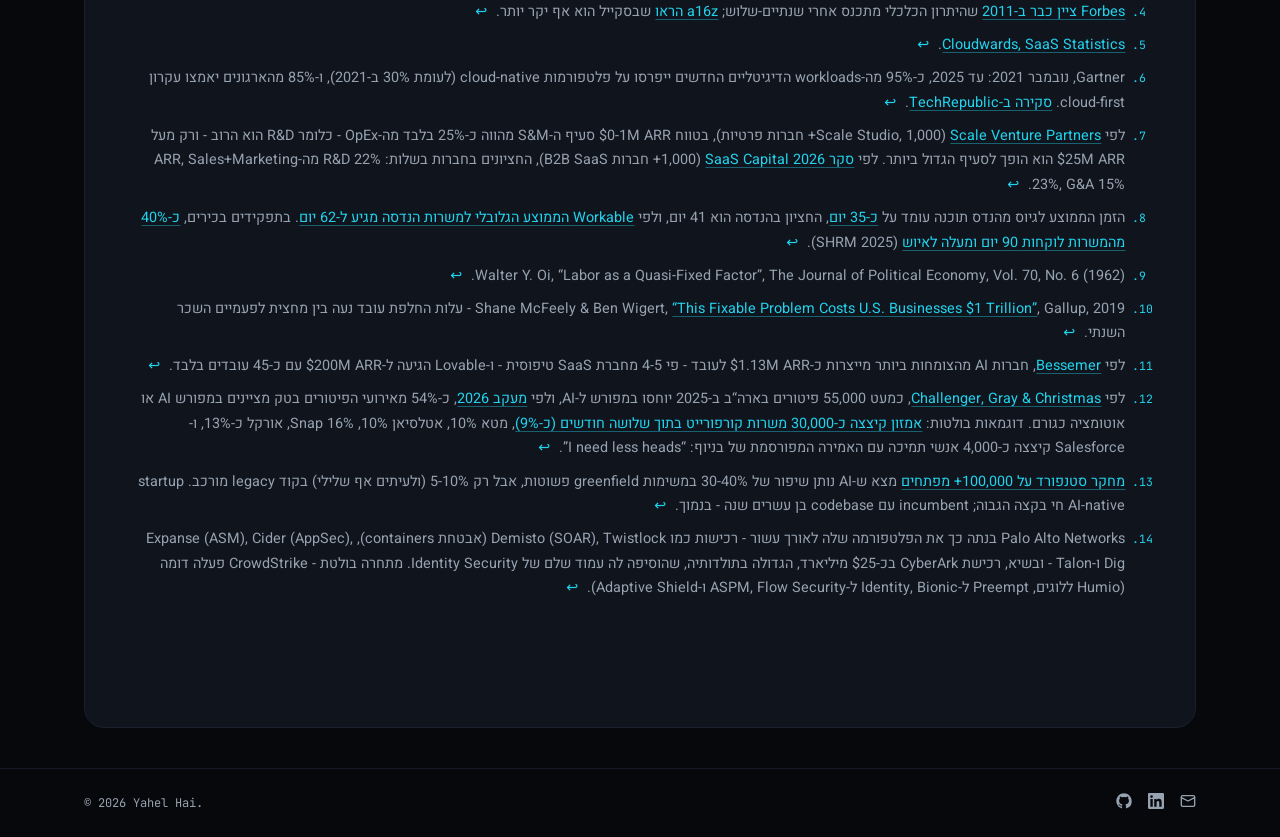
<file: blog/agents-cloud-servers.html>
<!DOCTYPE html>
<html lang="he" dir="rtl">
  <head>
    <meta charset="utf-8">
    <meta name="viewport" content="width=device-width, initial-scale=1">
    <title>האם אייג׳נטים עושים לעובדים מה שקלאוד עשה לשרתים? — yahelh.ai</title>
    <meta name="description" content="מהירות, תמחור לפי שימוש ומעבר מ-CapEx ל-OpEx: מה שהקלאוד עשה לשרתים, אייג׳נטים מתחילים לעשות לכוח האדם של ה-R&amp;D. ומה זה אומר על ה-incumbents.">
    <link rel="icon" type="image/svg+xml" href="../favicon.svg">
    <link rel="stylesheet" href="../css/style.css">
  </head>

  <body>
    <input type="checkbox" id="theme-switch" class="sr-only">

    <div class="page page-calm">
      <div class="backdrop" aria-hidden="true">
        <div class="aurora aurora-1"></div>
        <div class="aurora aurora-2"></div>
        <div class="dot-field"></div>
      </div>

      <header class="site-header">
        <div class="wrap">
          <div class="bar" dir="ltr">
            <a class="wordmark" href="../index.html">
              <span class="prompt">~/</span>yahelh<span class="tld">.ai</span>
            </a>

            <div class="bar-actions">
              <a class="nav-link" href="../about.html">אודות</a>
              <span class="info">
                <span class="info-trigger" tabindex="0" role="note" aria-label="מידע על הגרסה המתורגמת" aria-describedby="translation-note">i</span>
                <span class="info-text" id="translation-note" role="tooltip" dir="rtl">מאמר זה נכתב במקור בשתי השפות.</span>
              </span>
              <a class="lang-switch" href="../en/blog/agents-cloud-servers.html" hreflang="en" lang="en">
                <svg class="icon-sm" viewBox="0 0 24 24" fill="none" stroke="currentColor" stroke-width="2" stroke-linecap="round" stroke-linejoin="round" aria-hidden="true" focusable="false">
                  <path d="m5 8 6 6" /><path d="m4 14 6-6 2-3" /><path d="M2 5h12" /><path d="M7 2h1" />
                  <path d="m22 22-5-10-5 10" /><path d="M14 18h6" />
                </svg>
                <span>En</span>
              </a>
              <label class="theme-toggle" for="theme-switch">
                <span class="sr-only">החלפת ערכת צבעים — כהה או בהיר</span>
                <svg class="icon icon-sun" viewBox="0 0 24 24" fill="none" stroke="currentColor" stroke-width="2" stroke-linecap="round" aria-hidden="true" focusable="false">
                  <circle cx="12" cy="12" r="4" />
                  <path d="M12 2v2m0 16v2M4.9 4.9l1.4 1.4m11.4 11.4 1.4 1.4M2 12h2m16 0h2M4.9 19.1l1.4-1.4m11.4-11.4 1.4-1.4" />
                </svg>
                <svg class="icon icon-moon" viewBox="0 0 24 24" fill="none" stroke="currentColor" stroke-width="2" stroke-linecap="round" stroke-linejoin="round" aria-hidden="true" focusable="false">
                  <path d="M21 12.8A9 9 0 1 1 11.2 3a7 7 0 0 0 9.8 9.8z" />
                </svg>
              </label>
            </div>
          </div>
        </div>
      </header>

      <main class="site-main">
        <div class="wrap">
          <article class="reading-panel">
            <header class="post-header">
              <h1 class="post-title">האם אייג׳נטים עושים לעובדים מה שקלאוד עשה לשרתים?</h1>
              <p class="post-desc">מהירות, תמחור לפי שימוש ומעבר מ-CapEx ל-OpEx: מה שהקלאוד עשה לשרתים, אייג׳נטים מתחילים לעשות לכוח האדם של ה-R&amp;D. ומה זה אומר על ה-incumbents.</p>
              <p class="post-date"><span dir="ltr"><time datetime="2026-09-05">2026-09-05</time></span></p>
            </header>

            <div class="prose post-body">
<p>נתחיל בדמיון מודרך:<br>
השנה היא 2008, אתה יזם של סטרטאפ B2B2C בתחילת דרכו. גייסת הון (סיד של 1m$, אחרי ראונד ה-family &amp; friends), ויש לך 2 בלוקים מרכזיים שאתה צריך להוציא עליהם כסף ולדאוג להם:</p>
<ul>
<li>גיוס עובדים.</li>
<li>קניית שרתים.</li>
</ul>
<p>נתחיל בשרתים.</p>
<p>דבר ראשון, היה צריך לתכנן - והרבה.</p>
<p>להבין את הארכיטקטורה, להבין איזו חומרה תתאים לצרכים ולקוד, להבין איך להתמודד עם הסקייל. מה קורה אם האפליקציה מתפוצצת לאלפי יוזרים בשבוע הבא? מה קורה אם האפליקציה שלך לא מתפוצצת בכלל ואולי תצטרך לעשות pivot למשהו אחר לגמרי? מה קורה אם לקוח ענק עושה אונבורד?</p>
<p>סקייל, לדוגמה, הוא לא בעיה שאפשר לפתור בקלות.</p>
<p>ביקוש לאפליקציה מתפוצץ -&gt; צריך עוד כוח מחשוב -&gt; צריך להזמין עוד שרתים -&gt; צריך לחכות שהם יגיעו -&gt; צריך לחבר אותם לחשמל ולרשת, לעשות deploy של התוכנה עליהם - והכל רק כדי לעמוד בביקוש הקיים, שיכול להשתנות עד שהשרתים האלה יגיעו.</p>
<p>כשרוצים להתרחב ל-region אחר ולדאוג ל-latency נמוך, צריך למצוא ולרכוש/להשכיר נדל״ן חדש, להזמין אליו שרתים חדשים וכן הלאה.</p>
<p>מבחינה חשבונאית - סטרטאפ צריך לשלם את הסכום על השרתים מראש. לפי מאמר של Forbes מ-2011<sup><a href="#user-content-fn-1" id="user-content-fnref-1" data-footnote-ref aria-describedby="footnote-label">1</a></sup>, מדובר על הוצאה של עשרות עד מאות אלפי דולרים כתלות בגודל.</p>
<p>הרכישה הזאת היא CapEx - הוצאה הונית. המזומן יוצא מראש, אבל בספרים השרתים לא נרשמים כהוצאה אלא כנכס במאזן, שמופחת לאורך שנים ככל שהוא מאבד ערך. זה המאפיין של CapEx: תשלום גדול לפני שנכנס שקל הכנסה, נכס שיושב בספרי החברה, והכרה הדרגתית בעלות לאורך חייו.</p>
<p>זה עשוי להיות חיסרון לסטרטאפים קטנים שרוצים לזוז מהר, לשנות, או שהאפליקציה שלהם תתפוצץ מעבר למצופה. עלות השרתים יכולה להיות נתח גדול מה-runway שצריך להוציא מראש - בטח בתקופה שסיד הוא 1m$ ו-A הוא 4m$~.<sup><a href="#user-content-fn-2" id="user-content-fnref-2" data-footnote-ref aria-describedby="footnote-label">2</a></sup> צריך לתפעל את השרתים, צריך לאחסן אותם, וצריך גם למכור אותם במידה ואין בהם שימוש יותר (מה שהופך את ההוצאה הזאת לגמישה משמעותית פחות).</p>
<p>אפשר להסתכל על המודל הזה גם כחפיר טכנולוגי רציני עבור החברות הגדולות. בחברות גדולות יש redundancy גבוה יותר לשרתים. יכול להיות שעבור יוזמה מסוימת, השרת המתאים כבר קיים בחברה. יכול להיות שאם היוזמה תיכשל, יוכלו להשתמש בשרתים האלה לפרויקט אחר (במקום למכור אותם), וככה להימנע מההוצאה הזו שוב.</p>
<h2 id="ואז-הגיע-ה-cloud">ואז הגיע ה-cloud</h2>
<p>אתה יזם בשנת 2015. בעיית השרתים כבר פתורה.<sup><a href="#user-content-fn-3" id="user-content-fnref-3" data-footnote-ref aria-describedby="footnote-label">3</a></sup> סקייל נהיה עניין של כמה לחיצות כפתור (וגם לזה נוספו אוטומציות). אתה לא צריך לחכות, להזמין מראש, לתכנן מראש, אתה לא צריך לקנות נדל“ן ב-region אחר כדי להציב בו שרתים. במידה וצריך לעשות pivot - פשוט זורקים את השרתים לפח וקונים שירותים אחרים.</p>
<p>אין הוצאה גדולה מראש ששורפת את ה-runway. אין צורך לקנות שרתים עודפים כדי להתמודד עם סקייל שאולי לא יקרה. ולהפך - אפשר להגדיל כמעט לכל סקייל במיידית, בלי לחכות שבועות להזמנה והתקנה של שרתים.</p>
<p>חשוב לציין: פתרון בעיית השרתים ≠ שרתים בחינם. בטווח הארוך cloud לא זול יותר מקניית שרתים.<sup><a href="#user-content-fn-4" id="user-content-fnref-4" data-footnote-ref aria-describedby="footnote-label">4</a></sup> פשוט כסף הוא לא הבעיה מראש.</p>
<p>לא בכדי, מאז שהתחילה המהפכה ראינו זינוק במספר ה-startups שיכלו ליהנות מהיתרונות האלה של ה-cloud, הטכניים והחשבונאיים. כ-73% מכלל חברות ה-SaaS נוסדו אחרי 2010<sup><a href="#user-content-fn-5" id="user-content-fnref-5" data-footnote-ref aria-describedby="footnote-label">5</a></sup> - בדיוק אחרי שה-cloud ביסס את עצמו - וכיום נדיר למצוא startup שאינו cloud-native.<sup><a href="#user-content-fn-6" id="user-content-fnref-6" data-footnote-ref aria-describedby="footnote-label">6</a></sup></p>
<p>עבור ה-incumbents - מדובר בחפיר אחד פחות.</p>
<p>מודל שפרץ משמעותית אחרי המהפכה הזאת הוא מודל ה-SaaS. בעיית השרתים נפתרה עד כדי כך ש-scale גלובלי נהיה אפשרי במיוחד עבור סטרטאפים חדשים יחסית (כגון Shopify, Slack). לפני כן היה משמעותית קשה יותר לשחקן חדש לפרוץ מלמטה, ועל כן זו הייתה בעיקר נחלתם של incumbents, שיכלו להחזיק אופרציה גדולה, מסועפת ובינלאומית.</p>
<p>בגדול: תבוא עם רעיון, תבוא עם <strong>מתכנתים</strong> - והסקייל שתוכל להגיע אליו הוא אינסופי וגמיש.</p>
<p>חשבונאית:<br>
הוצאות cloud הן הוצאות שוטפות, לא הוניות: אין נכס במאזן, אין פחת, ומשלמים לפי שימוש.</p>
<p>אחד הדברים שמאפיינים חברות תוכנה בפרט, וחברות שהמודל העסקי שלהן מבוסס על עלות שולית אפסית בכלל, הוא OpEx גבוה - בהתחלה גבוה בהרבה מההכנסות, שכן תגיע נקודה בזמן שההכנסות יעברו בהרבה את ה-OpEx. כמו כן, העלות השולית שלהן קרובה לאפס, ולכן ה-COGS נמוך ביחס להכנסות - gross margin של 70-80% בחברת SaaS טיפוסית.</p>
<p>המהלך הזה לא נולד בתוכנה. הוא התחיל בתעשיית הצ’יפים - זו שנתנה לסיליקון ואלי את שמה. תעשיית התוכנה אף שכללה את המודל העסקי הזה; לדוגמה עבור מיקרוסופט בתחילת דרכה - למכור את העותק המיליון ואחד של Windows עלה לחברה קצת יותר ממחיר הדיסק שעליו הוא צרוב (וגם זה נעלם בעולם ה-OEM). בעולם של SaaS העלות השולית כמעט אפסית: עבור פייסבוק, לדוגמה, הצטרפות של משתמש נוסף כמעט לא עולה לחברה כסף. הם לא צריכים לקנות עבורו חומרה ייעודית, ועלויות המחשוב הנדרשות לכלל הפעולות של אותו משתמש זניחות.</p>
<p>עבור רוב חברות התוכנה B2B של ימינו, מה שנכלל תחת COGS עשוי להיות חלק יחסי בתשתיות שמוקצות עבור לקוח מסוים, חלק יחסי מעלות אנשי התמיכה וה-customer success שהוא מקבל - וזה עדיין שומר על מבנה עלויות שמאפיין COGS נמוך ביחס ל-margins גבוהים במיוחד.</p>
<p>כעת נשים לב לעוד נתח גדול שחברת סטרטאפ צריכה לתחזק כדי להתקיים: עובדים. נדבר על עובדי R&amp;D.<br>
הסיבה שהמאמר מתרכז בעיקר במחלקת ה-R&amp;D היא שברוב הסטרטאפים עד סביבות גיוס B, הוצאות על R&amp;D מהוות את החלק הארי ב-OpEx.<sup><a href="#user-content-fn-7" id="user-content-fnref-7" data-footnote-ref aria-describedby="footnote-label">7</a></sup></p>
<p>אחרי פריצת ה-cloud למיינסטרים, סטרטאפים היו מגייסים סיד כדי להגיע ל-MVP, ואחרי שיש וולידציה חזקה שם, ותחזית לצמיחה מסיבית בלקוחות, בדרך כלל מגיע גיוס A או B גדול יחסית, שנועד למשוך המון R&amp;D - מהטאלנטים והארכיטקטים החדים ביותר בשוק ועד מתכנתי mid, ג׳וניורים, ו-QA.</p>
<p>בעצם, ככל שיש יותר לקוחות יש יותר דרישות: דרישות לפיצ׳רים מורכבים, כמו גם פשוטים, לסקייל, לשפות שונות, לתיקוני באגים, אולי אפילו למוצרים משלימים. וכדי לעמוד בדרישות האלה במהירות רבה ככל הניתן, צריך לגייס המון כוח אדם - ומהר.<br>
יכולת הפיתוח חסומה לינארית בכוח האדם. עובדי R&amp;D לוקחים משימות פיתוח ומבצעים אותם.</p>
<p>כוח אדם הוא לא עסק גמיש במיוחד:</p>
<ul>
<li>לוקח זמן וקשב לאייש משרה.<sup><a href="#user-content-fn-8" id="user-content-fnref-8" data-footnote-ref aria-describedby="footnote-label">8</a></sup></li>
<li>לוקח זמן לעשות onboarding לעובד חדש. כלומר - עד שעובד נהיה אפקטיבי, הוא צריך תקופת אכשרה, ובד״כ הוא גם גוזל מהאפקטיביות של קולגות.</li>
<li>לוקח זמן למלא שורות עבור אנשים שהחליטו לעזוב (בניגוד לשרתים, לבני אדם יש רצון חופשי).</li>
<li>אם פרויקט מסוים נסגר - האנשים שעבדו עליו עשויים להיות מפוטרים או מועברים למחלקות ולמוצרים אחרים. במידה והם מועברים, זה לא תמיד הפיט הכי טוב. במידה ומפטרים - זו עלות לא זניחה עבור החברה: בכספים, במוניטין ובמורל כוח האדם.</li>
</ul>
<p>אגב, הרשימה הזאת היא לא תובנה חדשה. כלכלני עבודה מכירים אותה עוד מ-1962, כש-Walter Oi טבע את המושג “עבודה כגורם ייצור מעין-קבוע” (quasi-fixed): עובד הוא לא הוצאה שוטפת נטו, אלא השקעה עם עלות כניסה (גיוס, onboarding) ועלות יציאה (פיצויים, מורל, ידע שיוצא מהדלת). העלויות האלה הן בדיוק מה שהופך כוח אדם ללא-גמיש.<sup><a href="#user-content-fn-9" id="user-content-fnref-9" data-footnote-ref aria-describedby="footnote-label">9</a></sup></p>
<p>כבר מהפסקה הקודמת קל לראות את הדמיון בחוסר הגמישות. גם אם בסוף הפונקציה שארכיטקט תוכנה צריך ליישם בתוך החברה מוגדרת היטב עבור המוצר שעליו הוא נדרש לעבוד - לאותו אדם יש את השאיפות המקצועיות שלו, את העניין האישי שלו בעבודה ואת הרצון לפתח את הקריירה שלו.</p>
<p>למצוא עובד מתאים, במיוחד לתפקידים מורכבים, דורש המון זמן, מאמץ וכסף. בדרך כלל השכר שלו גבוה יותר (מה שלוקח חלק מה-runway), המאמץ להשיג אותו גבוה יותר, וזה עשוי לקחת שבועות וחודשים עד שהתפקיד מאויש.</p>
<p>במידה וחלק מהפיצ׳רים שנדרשים בשלב מתקדם של החברה הם פיצ׳רים קלים ליישום, אותו ארכיטקט לא ירצה לעבוד עליהם, ועבור כך על החברה להעסיק מתכנתים ברמות mid ו-junior שיפתחו את אותם פיצ׳רים.</p>
<p>אם יוזמה מסוימת נכשלת, החברה צריכה לפטר את העובד. עלויות הגיוס וה-onboarding של העובד הזה כבר שקועות ולא יחזרו (ובניגוד לשרת, שהוא נכס שאפשר למכור או להסב - עובד הוא לא). מה שמכריע את ההחלטה הוא העלויות קדימה: פיטורים עולים בפיצויים, במורל ובמוניטין, וגיוס מחליף עולה עוד יותר - לפי גאלופ, החלפת עובד עולה בין חצי שנה לשנתיים של שכר.<sup><a href="#user-content-fn-10" id="user-content-fnref-10" data-footnote-ref aria-describedby="footnote-label">10</a></sup> לכן חברות מעדיפות להזיז את אותו עובד לתפקיד אחר (שהוא לאו דווקא מתאים אליו יותר) ולקבל את העובדה שגם לתפקיד זה הוא יצטרך לעשות onboarding (כלומר, בטווח הקצר, התפוקה שלו נפגעת).</p>
<p>גם כאן קל לראות שלחברות גדולות יש יתרון מסוים. incumbents יכולים לחלוש על מספר מוצרים, הם יכולים להציע אופק התפתחותי נרחב יותר, עם יותר דיסציפלינות, והמוביליות בתוך החברה עשויה להיות יעילה יותר מאשר בסטרטאפ קטן עם מוצר אחד שמנסה לפרוץ לשוק.</p>
<p>הפונקציה ששרתים ממלאים היא קיבולת של יכולת עיבוד, והקלאוד מגמיש ככל הניתן את היכולת של חברות להשתמש בפונקציה הזו.<br>
ה-R&amp;D היא פונקציה של יכולת פיתוח. הדרך של חברות להשיג את היכולת הזו, היא, כאמור, להעסיק עוד ועוד עובדים. עד היום.</p>
<h2 id="פריצת-ה-agents-למיינסטרים">פריצת ה-agents למיינסטרים</h2>
<p>בתהליך הדרגתי משנת 2023, שצבר תאוצה ממש בשלהי 2025, נוצרו אייג׳נטים מבוססי LLMs. כיום, אייג׳נטים יכולים לכתוב קוד, לאפיין, להריץ טסטים, לדאוג לתהליכי CI/CD ולעזור בקבלת החלטות בכמעט כל תחום.</p>
<p>נראה, במידת מה, שגם ה-block הגדול השני (והאחרון) שנותר ל-startups קטנים נפרץ באמצעות אותם agents. אנחנו יכולים לראות קווי דמיון בין התהליך ש-agents עושים לגופי R&amp;D לבין התהליך ש-cloud עשה לשרתים.</p>
<p>לדוגמה: agents, ממש כמו ה-cloud, לאו דווקא זולים יותר בטווח הארוך מעובדים. מודלי העבודה עוד לא חלוטים עד הסוף, עלויות tokens עשויות להגיע לאלפי דולרים בחודש לעובד, ובהינתן שמדובר בטכנולוגיה חדשה - העבודה לאו דווקא היעילה ביותר, כפי שהשוק יתרגם אותה בעוד כמה שנים, לאחר אימוץ מלא של התהליך.</p>
<p>קווי הדמיון המהותיים יותר:</p>
<p><strong>מהירות.</strong> agents לא צריכים מגייסים, לא צריכים שבועות של ראיונות, וכשאין בהם צורך - אין צורך לפטר אותם או להעביר אותם לתפקיד אחר. אפשר פשוט למחוק אותם. בדומה ליתרון המהירות של cloud על גבי שרתים.</p>
<p><strong>תמחור.</strong> בעוד שעלות של עובד קבועה על פני החודשים שבהם הוא עובד בחברה, עלות של agent משתנה בהתאם לפעולות שהוא מריץ. agent יכול לעבוד 24/7, וכאשר אין בו צורך - גם אם זמנית - הוא לא עולה כסף בכלל. בדיוק כמו מודל ה-cloud. או בניסוח של הכלכלנים: אם עובד הוא גורם ייצור מעין-קבוע, agent הוא גורם הייצור הראשון של עבודת פיתוח עם עלות כניסה ויציאה כמעט אפסית. הראשון שמתנהג באמת כמו OpEx משתנה.</p>
<p>היום, צוות מוקפד של מומחי מוצר ופיתוח, שעשוי להכיל מספר זעיר של אנשים - לדוגמה 5-15 (כמות שמאפיינת תקופות מאוד ראשוניות בחברה, בדרך כלל אחרי שלבי pre-seed או seed) - וצבא של agents, יכולים לקבל כוח אש ויכולות delivery שדומים לחברה גדולה פי כמה בכוח אדם (שמשקף בדרך כלל גיוס גדול יותר, A או B). בטח בהינתן ה-codebase הרזה, המומחיות של אנשי הצוות וההתאמה המדויקת לתפקיד שאותו הם מבצעים.<sup><a href="#user-content-fn-11" id="user-content-fnref-11" data-footnote-ref aria-describedby="footnote-label">11</a></sup></p>
<p>בדומה ל-cloud: אפשר להרים רשת רזה של cloud במחיר זעום יחסית לקנייה מראש של השרתים, אחסונם ותחזוקתם.</p>
<p>יהיה מעניין לראות בשנים הקרובות איך הדבר הזה ישפיע על סעיף ה-OpEx. האם הגרף של ייצור פיצ׳רים ותיקון באגים כתלות בכמות העובדים יישאר חסום לינארית, או שמא יפרוץ אותו?<br>
כלומר, האם תמהיל של צוות נכון, עם מעט עובדים והרבה agents, יוכל לייצר תפוקה השווה לצוות פיתוח גדול ממנו בסדר גודל?<br>
והאם יהיה אפשר לרתום את כוח העבודה הסקלבילי, שעולה לפי שימוש, בקצבים מהירים - בדומה לפער בין הרמה של שירות ב-cloud לעומת קנייה שלו כשרת?</p>
<h2 id="גם-כאן-נסתכל-על-ה-incumbent">גם כאן נסתכל על ה-incumbent</h2>
<p>ה-incumbents של ימינו נבנו לפני עידן ה-agents. בשנה האחרונה אנחנו עדים לגל פיטורים בהרבה מחברות הטכנולוגיה הגדולות. נראה ש-AI נרשם כאחת הסיבות העיקריות.<sup><a href="#user-content-fn-12" id="user-content-fnref-12" data-footnote-ref aria-describedby="footnote-label">12</a></sup></p>
<p>גם אם על הנייר נראה שהקיצוצים נועדו לתמוך בשילוב טכנולוגיות agentic בתהליכי הפיתוח והבנייה, לאו דווקא שהיישום שלהם באמת משרת את המטרה הזאת. ככל הנראה, השכבות שמפוטרות שייכות לפרויקטים פחות כלכליים, והמשאבים מוסטים לפיצ׳רים שתואמים יותר את העידן הנוכחי. ייתכן שחלקם מבוססי ביצועים - אבל ביצועים שמשקפים את העבודה של טרום עידן ה-AI.</p>
<p>ב-incumbents, לאחר הורדת המשקל העודף, לא מובטח שהצוות הנותר באמת יכול לשלב סביבה agentic באותה יעילות כמו startup קטן שצמח על ברכי ה-AI. כוח האדם הנותר לאו דווקא יודע להפעיל כלים אלה בצורה אידיאלית, ותשתיות ובסיס הקוד לאו דווקא יתמכו בצורה אידיאלית בשימוש בכלי AI.<sup><a href="#user-content-fn-13" id="user-content-fnref-13" data-footnote-ref aria-describedby="footnote-label">13</a></sup></p>
<p>בעבר ראינו לא מעט incumbents שאיבדו את הגדוּלה ל-disruptors יעילים שצמחו מתחתית השוק (התופעה נסקרה רבות ב-Innovator’s Dilemma של קלייטון קריסטנסן). אחת הדרכים האפקטיביות של incumbents להתגבר על התופעה היא פשוט לקנות את אותן חברות - לפני שהן נהיות גדולות ומאיימות על מקומם - ולהכניס את הטכנולוגיה והמוצרים שלהן פנימה.</p>
<p>דוגמה טובה לזה קורית בתחום ה-security - תחום שאני עובד בו בעשור האחרון. בשנים האחרונות אנחנו רואים קונסולידציה גדולה בתחום. יש מספר חברות פלטפורמה שמאגדות בתוכן פתרונות אבטחה עבור כמעט כל מוצר בשוק. כאשר קם צורך במוצר סקיוריטי חדש, אותם incumbents יכולים לפתח פתרון בעצמם, או לחכות שהשוק יעשה את שלו ויהיו מספר שחקנים מבוססים בתחום. הם אפילו יכולים לבחור להשקיע ב-startups בתחילת דרכם. אחרי שמספר startups נוחלים הצלחה (נמצא עבורם PMF יציב ולעיתים אף לקוחות משלמים) ונראה שהפתרון שלהם באמת יעיל - אותם incumbents קונים את המוצרים ומוסיפים אותם ל-suite שלהם. ככה הם משמרים את הדומיננטיות שלהם בשוק.<sup><a href="#user-content-fn-14" id="user-content-fnref-14" data-footnote-ref aria-describedby="footnote-label">14</a></sup></p>
<p>ייתכן שדווקא דרך אפקטיבית של ה-incumbents לאמץ את הפרדיגמה היא שבהינתן איתות משמעותי של השוק לעבר טכנולוגיה מסוימת - הם יתחילו לפתח בעצמם את הפתרונות באינקובטורים פנימיים רזים ומהירים. זה עשוי משמעותית להגביר את הסיכוי שה-re-org שנעשה במסגרת קיצוצים של AI יהיה אפקטיבי ולא סתם קיצוץ של שורת ההוצאות.<br>
זה לא שאינקובטורים מסוג זה לא היו קיימים בחברות גדולות לפני כן, אבל באמצעות ה-flywheel המתואר לעיל, זה נהיה יותר ויותר סקלבילי - וייתכן שישפיע על היכולת של סטרטאפים להיקנות ע״י אותן חברות.<br>
שינוי פרדיגמה כזה עלול להשפיע על אסטרטגיות יציאה של סטרטאפים שקמים היום.</p>
<p>לסיכום, נראה שישנם קווי דמיון חזקים בין מערכת היחסים שבין קלאוד לשרתים למערכת היחסים שבין אייג׳נטים מבוססי בינה מלאכותית ועובדים בארגונים:</p>
<ul>
<li>הפונקציה שאחד מחליף בשני</li>
<li>מאפיינים: היכולת לעשות scale up &amp; down, המהירות, המחיר</li>
<li>סעיפים חשבונאיים וההתייחסות אליהם</li>
<li>היכולת להגמיש את צריכת היכולת (עיבוד/פיתוח) ע״י חברות</li>
</ul>
<p>כמובן שבסוף אנחנו מדברים על מהפכות שונות לגמרי, כמו העובדה ש-agents פיתוח זה utilization אחד של AI, ההחלפה של אייג׳נט באדם היא לא חח״ע (כמו שאפשר להחליף שרת ב-EC2) וכו׳.</p>
<p>המאפיינים האלה בקלאוד עשו enablement למספר מהפכות, בראשן ה-SaaS. עוד מוקדם לקבוע מה (ואם) תהיה המקבילה/ות לכך עבור agentic AI. בדיעבד נוכל לדעת אילו ניצנים שקיימים היום תדלקו את המהפכות הללו, אם וכאשר הן יקרו.</p>
<p>בפוסט הבא אצלול עמוק יותר לאיך agentic AI משפיע כבר היום על פיתוח מוצרים, על עוד עניינים חשבונאיים, והאם הוא חושף את הסדקים הראשונים שיכולים להפיל incumbents ע״י ה-disruptors.</p>
<p>מוזמנים ליצור קשר ולדון איתי בכל פלטפורמה שנמצאת כאן. לחזות את העתיד זה קשה, אז אני אשמח לשמוע דעות נוספות, פידבקים והמלצות לאוכל טעים.</p>
<hr>
<section data-footnotes class="footnotes"><h2 class="sr-only" id="footnote-label">Footnotes</h2>
<ol>
<li id="user-content-fn-1">
<p>Joe McKendrick, <a href="https://www.forbes.com/sites/joemckendrick/2011/11/01/cloud-computing-is-fuel-for-the-next-entrepreneurial-boom/">“Cloud Computing Is Fuel For The Next Entrepreneurial Boom”</a>, Forbes, נובמבר 2011. <a href="#user-content-fnref-1" data-footnote-backref="" aria-label="Back to reference 1" class="data-footnote-backref">↩</a></p>
</li>
<li id="user-content-fn-2">
<p>הטווח הטיפוסי לראונד סיד בעידן שלפני התנפחות הראונדים היה $500-900K (<a href="https://pitchbook.com/news/articles/fewer-fatter-seed-series-a-deal-sizes-skyrocket-in-2017">PitchBook</a>); בראונד A, הקרנות של אמצע שנות ה-2000 נהגו להשקיע $3-5M (<a href="https://news.crunchbase.com/venture/seed-funding-startups-top-vc-firms-a16z-nea-khosla/">Crunchbase News</a>), וחציון ה-A עמד על $2.8M עוד ב-2012 (PitchBook). <a href="#user-content-fnref-2" data-footnote-backref="" aria-label="Back to reference 2" class="data-footnote-backref">↩</a></p>
</li>
<li id="user-content-fn-3">
<p>למרות ש-AWS השיקה את EC2 עוד ב-2006, האימוץ היה הדרגתי: <a href="https://www.forrester.com/press-newsroom/forrester-security-concerns-hinder-cloud-computing-adoption">בסקר של Forrester מ-2009</a>, רק 3% מהארגונים השתמשו באירוח שרתים וירטואליים לפי שימוש, וכמחצית ציינו חששות אבטחה ופרטיות כסיבה המרכזית להימנע מהענן. רק לקראת אמצע העשור הבא הענן הפך לברירת המחדל. <a href="#user-content-fnref-3" data-footnote-backref="" aria-label="Back to reference 3" class="data-footnote-backref">↩</a></p>
</li>
<li id="user-content-fn-4">
<p><a href="https://www.forbes.com/sites/joemckendrick/2011/11/01/cloud-computing-is-fuel-for-the-next-entrepreneurial-boom/">Forbes ציין כבר ב-2011</a> שהיתרון הכלכלי מתכנס אחרי שנתיים-שלוש; <a href="https://a16z.com/the-cost-of-cloud-a-trillion-dollar-paradox/">a16z הראו</a> שבסקייל הוא אף יקר יותר. <a href="#user-content-fnref-4" data-footnote-backref="" aria-label="Back to reference 4" class="data-footnote-backref">↩</a></p>
</li>
<li id="user-content-fn-5">
<p><a href="https://www.cloudwards.net/saas-statistics/">Cloudwards, SaaS Statistics</a>. <a href="#user-content-fnref-5" data-footnote-backref="" aria-label="Back to reference 5" class="data-footnote-backref">↩</a></p>
</li>
<li id="user-content-fn-6">
<p>Gartner, נובמבר 2021: עד 2025, כ-95% מה-workloads הדיגיטליים החדשים ייפרסו על פלטפורמות cloud-native (לעומת 30% ב-2021), ו-85% מהארגונים יאמצו עקרון cloud-first. <a href="https://www.techrepublic.com/article/85-of-organizations-will-be-cloud-first-by-2025-says-gartner/">סקירה ב-TechRepublic</a>. <a href="#user-content-fnref-6" data-footnote-backref="" aria-label="Back to reference 6" class="data-footnote-backref">↩</a></p>
</li>
<li id="user-content-fn-7">
<p>לפי <a href="https://www.scalevp.com/blog/splitting-spend-how-to-allocate-your-2025-budget-across-opex-categories">Scale Venture Partners</a> (Scale Studio, 1,000+ חברות פרטיות), בטווח $0-1M ARR סעיף ה-S&amp;M מהווה כ-25% בלבד מה-OpEx - כלומר R&amp;D הוא הרוב - ורק מעל $25M ARR הוא הופך לסעיף הגדול ביותר. לפי <a href="https://www.saas-capital.com/blog-posts/spending-benchmarks-for-private-b2b-saas-companies/">סקר SaaS Capital 2026</a> (1,000+ חברות B2B SaaS), החציונים בחברות בשלות: R&amp;D 22% מה-ARR, Sales+Marketing 23%, G&amp;A 15%. <a href="#user-content-fnref-7" data-footnote-backref="" aria-label="Back to reference 7" class="data-footnote-backref">↩</a></p>
</li>
<li id="user-content-fn-8">
<p>הזמן הממוצע לגיוס מהנדס תוכנה עומד על <a href="https://www.paraform.com/blog/average-time-to-hire-software-engineer">כ-35 יום</a>, החציון בהנדסה הוא 41 יום, ולפי <a href="https://rockstardeveloperuniversity.com/software-developer-hiring-statistics/">Workable הממוצע הגלובלי למשרות הנדסה מגיע ל-62 יום</a>. בתפקידים בכירים, <a href="https://www.bridgeviewit.com/blog/how-long-to-fill-a-technical-role/">כ-40% מהמשרות לוקחות 90 יום ומעלה לאיוש</a> (SHRM 2025). <a href="#user-content-fnref-8" data-footnote-backref="" aria-label="Back to reference 8" class="data-footnote-backref">↩</a></p>
</li>
<li id="user-content-fn-9">
<p>Walter Y. Oi, “Labor as a Quasi-Fixed Factor”, The Journal of Political Economy, Vol. 70, No. 6 (1962). <a href="#user-content-fnref-9" data-footnote-backref="" aria-label="Back to reference 9" class="data-footnote-backref">↩</a></p>
</li>
<li id="user-content-fn-10">
<p>Shane McFeely &amp; Ben Wigert, <a href="https://www.gallup.com/workplace/247391/fixable-problem-costs-businesses-trillion.aspx">“This Fixable Problem Costs U.S. Businesses $1 Trillion”</a>, Gallup, 2019 - עלות החלפת עובד נעה בין מחצית לפעמיים השכר השנתי. <a href="#user-content-fnref-10" data-footnote-backref="" aria-label="Back to reference 10" class="data-footnote-backref">↩</a></p>
</li>
<li id="user-content-fn-11">
<p>לפי <a href="https://www.bvp.com/atlas/the-state-of-ai-2025">Bessemer</a>, חברות AI מהצומחות ביותר מייצרות כ-$1.13M ARR לעובד - פי 4-5 מחברת SaaS טיפוסית - ו-Lovable הגיעה ל-$200M ARR עם כ-45 עובדים בלבד. <a href="#user-content-fnref-11" data-footnote-backref="" aria-label="Back to reference 11" class="data-footnote-backref">↩</a></p>
</li>
<li id="user-content-fn-12">
<p>לפי <a href="https://www.cnbc.com/2025/12/21/ai-job-cuts-amazon-microsoft-and-more-cite-ai-for-2025-layoffs.html">Challenger, Gray &amp; Christmas</a>, כמעט 55,000 פיטורים בארה“ב ב-2025 יוחסו במפורש ל-AI, ולפי <a href="https://skillsyncer.com/layoffs-tracker">מעקב 2026</a>, כ-54% מאירועי הפיטורים בטק מציינים במפורש AI או אוטומציה כגורם. דוגמאות בולטות: <a href="https://techcrunch.com/2026/07/25/the-running-list-major-tech-layoffs-in-2026-where-employers-cited-ai/">אמזון קיצצה כ-30,000 משרות קורפורייט בתוך שלושה חודשים (כ-9%)</a>, מטא 10%, אטלסיאן 10%, Snap 16%, אורקל כ-13%, ו-Salesforce קיצצה כ-4,000 אנשי תמיכה עם האמירה המפורסמת של בניוף: “I need less heads”. <a href="#user-content-fnref-12" data-footnote-backref="" aria-label="Back to reference 12" class="data-footnote-backref">↩</a></p>
</li>
<li id="user-content-fn-13">
<p><a href="https://www.classcentral.com/course/youtube-does-ai-actually-boost-developer-productivity-100k-devs-study-yegor-denisov-blanch-stanford-469765">מחקר סטנפורד על 100,000+ מפתחים</a> מצא ש-AI נותן שיפור של 30-40% במשימות greenfield פשוטות, אבל רק 5-10% (ולעיתים אף שלילי) בקוד legacy מורכב. startup AI-native חי בקצה הגבוה; incumbent עם codebase בן עשרים שנה - בנמוך. <a href="#user-content-fnref-13" data-footnote-backref="" aria-label="Back to reference 13" class="data-footnote-backref">↩</a></p>
</li>
<li id="user-content-fn-14">
<p>Palo Alto Networks בנתה כך את הפלטפורמה שלה לאורך עשור - רכישות כמו Demisto (SOAR), Twistlock (אבטחת containers), Expanse (ASM), Cider (AppSec), Dig ו-Talon - ובשיא, רכישת CyberArk בכ-$25 מיליארד, הגדולה בתולדותיה, שהוסיפה לה עמוד שלם של Identity Security. מתחרה בולטת - CrowdStrike פעלה דומה (Humio ללוגים, Preempt ל-Identity, Bionic ל-ASPM, Flow Security ו-Adaptive Shield). <a href="#user-content-fnref-14" data-footnote-backref="" aria-label="Back to reference 14" class="data-footnote-backref">↩</a></p>
</li>
</ol>
</section>
            </div>
          </article>
        </div>
      </main>

      <footer class="site-footer">
        <div class="wrap">
          <div class="footer-inner" dir="ltr">
            <span>&copy; 2026 Yahel Hai.</span>
            <span class="social">
              <a href="https://github.com/yahelhai" aria-label="GitHub">
                <svg class="icon" viewBox="0 0 24 24" fill="currentColor" aria-hidden="true" focusable="false">
                  <path fill-rule="evenodd" clip-rule="evenodd" d="M12 .5C5.65.5.5 5.65.5 12c0 5.08 3.29 9.39 7.86 10.91.58.11.79-.25.79-.56 0-.27-.01-1.17-.02-2.12-3.2.7-3.88-1.36-3.88-1.36-.52-1.33-1.28-1.68-1.28-1.68-1.04-.71.08-.7.08-.7 1.15.08 1.76 1.19 1.76 1.19 1.03 1.76 2.7 1.25 3.35.96.1-.75.4-1.25.72-1.54-2.55-.29-5.24-1.28-5.24-5.68 0-1.26.45-2.28 1.19-3.09-.12-.29-.52-1.46.11-3.05 0 0 .97-.31 3.18 1.18a11.1 11.1 0 0 1 2.9-.39c.98 0 1.97.13 2.9.39 2.2-1.49 3.17-1.18 3.17-1.18.63 1.59.23 2.76.12 3.05.74.81 1.19 1.83 1.19 3.09 0 4.41-2.69 5.38-5.25 5.67.41.35.77 1.05.77 2.12 0 1.53-.01 2.76-.01 3.14 0 .31.21.67.8.55A10.52 10.52 0 0 0 23.5 12C23.5 5.65 18.35.5 12 .5z" />
                </svg>
              </a>
              <a href="https://www.linkedin.com/in/yahel-hai/" aria-label="LinkedIn">
                <svg class="icon" viewBox="0 0 24 24" fill="currentColor" aria-hidden="true" focusable="false">
                  <path d="M20.45 20.45h-3.55v-5.57c0-1.33-.03-3.04-1.85-3.04-1.85 0-2.14 1.45-2.14 2.94v5.67H9.36V9h3.41v1.56h.05c.47-.9 1.63-1.85 3.36-1.85 3.6 0 4.27 2.37 4.27 5.45v6.29zM5.34 7.43a2.06 2.06 0 1 1 0-4.12 2.06 2.06 0 0 1 0 4.12zM7.12 20.45H3.56V9h3.56v11.45zM22.22 0H1.77C.79 0 0 .77 0 1.72v20.55C0 23.23.79 24 1.77 24h20.45c.98 0 1.78-.77 1.78-1.73V1.72C24 .77 23.2 0 22.22 0z" />
                </svg>
              </a>
              <a href="mailto:me@yahelh.ai" aria-label="שליחת דוא״ל">
                <svg class="icon" viewBox="0 0 24 24" fill="none" stroke="currentColor" stroke-width="2" stroke-linecap="round" stroke-linejoin="round" aria-hidden="true" focusable="false">
                  <rect x="2" y="4" width="20" height="16" rx="2" />
                    <path d="m22 7-10 5L2 7" />
                </svg>
              </a>
            </span>
          </div>
        </div>
      </footer>
    </div>
  </body>
</html>
</file>
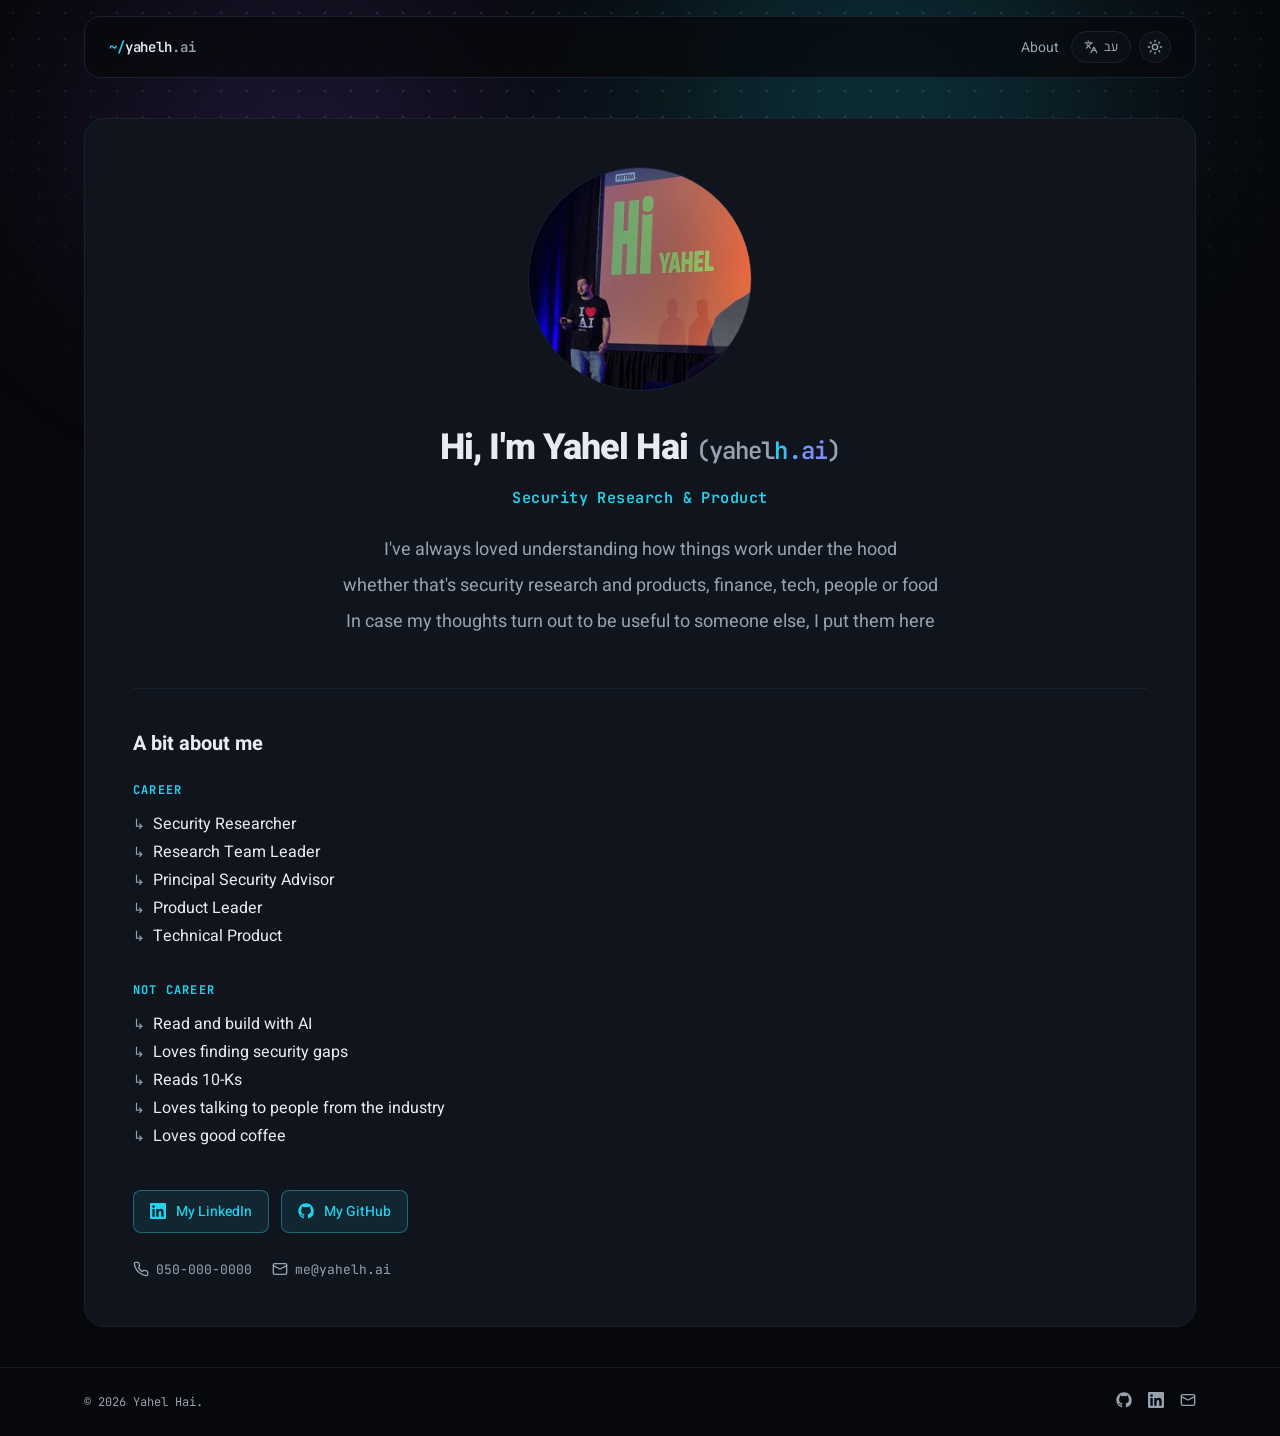
<file: en/about.html>
<!DOCTYPE html>
<html lang="en" dir="ltr">
  <head>
    <meta charset="utf-8">
    <meta name="viewport" content="width=device-width, initial-scale=1">
    <title>About — yahelh.ai</title>
    <meta name="description" content="A bit about me — Yahel Hai.">
    <link rel="icon" type="image/svg+xml" href="../favicon.svg">
    <link rel="stylesheet" href="../css/style.css">
  </head>

  <body>
    <input type="checkbox" id="theme-switch" class="sr-only">

    <div class="page page-calm">
      <div class="backdrop" aria-hidden="true">
        <div class="aurora aurora-1"></div>
        <div class="aurora aurora-2"></div>
        <div class="dot-field"></div>
      </div>

      <header class="site-header">
        <div class="wrap">
          <div class="bar" dir="ltr">
            <a class="wordmark" href="../index.html">
              <span class="prompt">~/</span>yahelh<span class="tld">.ai</span>
            </a>

            <div class="bar-actions">
              <a class="nav-link" href="../about.html">About</a>
              <a class="lang-switch" href="../about.html" hreflang="he" lang="he">
                <svg class="icon-sm" viewBox="0 0 24 24" fill="none" stroke="currentColor" stroke-width="2" stroke-linecap="round" stroke-linejoin="round" aria-hidden="true" focusable="false">
                  <path d="m5 8 6 6" /><path d="m4 14 6-6 2-3" /><path d="M2 5h12" /><path d="M7 2h1" />
                  <path d="m22 22-5-10-5 10" /><path d="M14 18h6" />
                </svg>
                <span>עב</span>
              </a>
              <label class="theme-toggle" for="theme-switch">
                <span class="sr-only">Toggle color theme — dark or light</span>
                <svg class="icon icon-sun" viewBox="0 0 24 24" fill="none" stroke="currentColor" stroke-width="2" stroke-linecap="round" aria-hidden="true" focusable="false">
                  <circle cx="12" cy="12" r="4" />
                  <path d="M12 2v2m0 16v2M4.9 4.9l1.4 1.4m11.4 11.4 1.4 1.4M2 12h2m16 0h2M4.9 19.1l1.4-1.4m11.4-11.4 1.4-1.4" />
                </svg>
                <svg class="icon icon-moon" viewBox="0 0 24 24" fill="none" stroke="currentColor" stroke-width="2" stroke-linecap="round" stroke-linejoin="round" aria-hidden="true" focusable="false">
                  <path d="M21 12.8A9 9 0 1 1 11.2 3a7 7 0 0 0 9.8 9.8z" />
                </svg>
              </label>
            </div>
          </div>
        </div>
      </header>

      <main class="site-main">
        <div class="wrap">
          <article class="reading-panel">
            <div class="about-head">
              <img class="avatar rise rise-a" src="../images/yahel.jpg" alt="Yahel Hai" width="500" height="500">

              <h1 class="intro-title rise rise-b">
                Hi, I'm Yahel Hai
                <span class="handle">(yahel<span class="grad-text">h.ai</span>)</span>
              </h1>

              <p class="role rise rise-b">Security Research &amp; Product</p>

              <p class="intro-text rise rise-c">
                I've always loved understanding how things work under the hood<br>
              whether that's security research and products, finance, tech, people or food<br>
              In case my thoughts turn out to be useful to someone else, I put them here
              </p>
            </div>

            <div class="about-body">
              <h2 class="about-title">A bit about me</h2>

              <div class="lists">
                <div>
                  <h3 class="label">Career</h3>
                  <ul class="arrow-list">
                  <li>Security Researcher</li>
                  <li>Research Team Leader</li>
                  <li>Principal Security Advisor</li>
                  <li>Product Leader</li>
                  <li>Technical Product</li>
                  </ul>
                </div>

                <div>
                  <h3 class="label">Not career</h3>
                  <ul class="arrow-list">
                  <li>Read and build with AI</li>
                  <li>Loves finding security gaps</li>
                  <li>Reads 10-Ks</li>
                  <li>Loves talking to people from the industry</li>
                  <li>Loves good coffee</li>
                  </ul>
                </div>
              </div>

              <div class="btn-row">
                <a class="profile-btn" href="https://www.linkedin.com/in/yahel-hai/">
                  <svg class="icon" viewBox="0 0 24 24" fill="currentColor" aria-hidden="true" focusable="false">
                    <path d="M20.45 20.45h-3.55v-5.57c0-1.33-.03-3.04-1.85-3.04-1.85 0-2.14 1.45-2.14 2.94v5.67H9.36V9h3.41v1.56h.05c.47-.9 1.63-1.85 3.36-1.85 3.6 0 4.27 2.37 4.27 5.45v6.29zM5.34 7.43a2.06 2.06 0 1 1 0-4.12 2.06 2.06 0 0 1 0 4.12zM7.12 20.45H3.56V9h3.56v11.45zM22.22 0H1.77C.79 0 0 .77 0 1.72v20.55C0 23.23.79 24 1.77 24h20.45c.98 0 1.78-.77 1.78-1.73V1.72C24 .77 23.2 0 22.22 0z" />
                  </svg>
                  My LinkedIn
                </a>
                <a class="profile-btn" href="https://github.com/yahelhai">
                  <svg class="icon" viewBox="0 0 24 24" fill="currentColor" aria-hidden="true" focusable="false">
                    <path fill-rule="evenodd" clip-rule="evenodd" d="M12 .5C5.65.5.5 5.65.5 12c0 5.08 3.29 9.39 7.86 10.91.58.11.79-.25.79-.56 0-.27-.01-1.17-.02-2.12-3.2.7-3.88-1.36-3.88-1.36-.52-1.33-1.28-1.68-1.28-1.68-1.04-.71.08-.7.08-.7 1.15.08 1.76 1.19 1.76 1.19 1.03 1.76 2.7 1.25 3.35.96.1-.75.4-1.25.72-1.54-2.55-.29-5.24-1.28-5.24-5.68 0-1.26.45-2.28 1.19-3.09-.12-.29-.52-1.46.11-3.05 0 0 .97-.31 3.18 1.18a11.1 11.1 0 0 1 2.9-.39c.98 0 1.97.13 2.9.39 2.2-1.49 3.17-1.18 3.17-1.18.63 1.59.23 2.76.12 3.05.74.81 1.19 1.83 1.19 3.09 0 4.41-2.69 5.38-5.25 5.67.41.35.77 1.05.77 2.12 0 1.53-.01 2.76-.01 3.14 0 .31.21.67.8.55A10.52 10.52 0 0 0 23.5 12C23.5 5.65 18.35.5 12 .5z" />
                  </svg>
                  My GitHub
                </a>
              </div>

              <address class="contact-line">
                <a href="tel:+972500000000" aria-label="Phone">
                  <svg class="icon" viewBox="0 0 24 24" fill="none" stroke="currentColor" stroke-width="2" stroke-linecap="round" stroke-linejoin="round" aria-hidden="true" focusable="false">
                    <path d="M22 16.9v3a2 2 0 0 1-2.2 2 19.8 19.8 0 0 1-8.6-3.1 19.5 19.5 0 0 1-6-6A19.8 19.8 0 0 1 2.1 4.2 2 2 0 0 1 4.1 2h3a2 2 0 0 1 2 1.7c.1 1 .4 1.9.7 2.8a2 2 0 0 1-.5 2.1L8.1 9.9a16 16 0 0 0 6 6l1.3-1.3a2 2 0 0 1 2.1-.5c.9.3 1.8.6 2.8.7a2 2 0 0 1 1.7 2z" />
                  </svg>
                  <span dir="ltr">050-000-0000</span>
                </a>
                <a href="mailto:me@yahelh.ai" aria-label="Send email">
                  <svg class="icon" viewBox="0 0 24 24" fill="none" stroke="currentColor" stroke-width="2" stroke-linecap="round" stroke-linejoin="round" aria-hidden="true" focusable="false">
                    <rect x="2" y="4" width="20" height="16" rx="2" />
                    <path d="m22 7-10 5L2 7" />
                  </svg>
                  <span dir="ltr">me@yahelh.ai</span>
                </a>
              </address>
            </div>
          </article>
        </div>
      </main>

      <footer class="site-footer">
        <div class="wrap">
          <div class="footer-inner" dir="ltr">
            <span>&copy; 2026 Yahel Hai.</span>
            <span class="social">
              <a href="https://github.com/yahelhai" aria-label="GitHub">
                <svg class="icon" viewBox="0 0 24 24" fill="currentColor" aria-hidden="true" focusable="false">
                  <path fill-rule="evenodd" clip-rule="evenodd" d="M12 .5C5.65.5.5 5.65.5 12c0 5.08 3.29 9.39 7.86 10.91.58.11.79-.25.79-.56 0-.27-.01-1.17-.02-2.12-3.2.7-3.88-1.36-3.88-1.36-.52-1.33-1.28-1.68-1.28-1.68-1.04-.71.08-.7.08-.7 1.15.08 1.76 1.19 1.76 1.19 1.03 1.76 2.7 1.25 3.35.96.1-.75.4-1.25.72-1.54-2.55-.29-5.24-1.28-5.24-5.68 0-1.26.45-2.28 1.19-3.09-.12-.29-.52-1.46.11-3.05 0 0 .97-.31 3.18 1.18a11.1 11.1 0 0 1 2.9-.39c.98 0 1.97.13 2.9.39 2.2-1.49 3.17-1.18 3.17-1.18.63 1.59.23 2.76.12 3.05.74.81 1.19 1.83 1.19 3.09 0 4.41-2.69 5.38-5.25 5.67.41.35.77 1.05.77 2.12 0 1.53-.01 2.76-.01 3.14 0 .31.21.67.8.55A10.52 10.52 0 0 0 23.5 12C23.5 5.65 18.35.5 12 .5z" />
                </svg>
              </a>
              <a href="https://www.linkedin.com/in/yahel-hai/" aria-label="LinkedIn">
                <svg class="icon" viewBox="0 0 24 24" fill="currentColor" aria-hidden="true" focusable="false">
                  <path d="M20.45 20.45h-3.55v-5.57c0-1.33-.03-3.04-1.85-3.04-1.85 0-2.14 1.45-2.14 2.94v5.67H9.36V9h3.41v1.56h.05c.47-.9 1.63-1.85 3.36-1.85 3.6 0 4.27 2.37 4.27 5.45v6.29zM5.34 7.43a2.06 2.06 0 1 1 0-4.12 2.06 2.06 0 0 1 0 4.12zM7.12 20.45H3.56V9h3.56v11.45zM22.22 0H1.77C.79 0 0 .77 0 1.72v20.55C0 23.23.79 24 1.77 24h20.45c.98 0 1.78-.77 1.78-1.73V1.72C24 .77 23.2 0 22.22 0z" />
                </svg>
              </a>
              <a href="mailto:me@yahelh.ai" aria-label="Send email">
                <svg class="icon" viewBox="0 0 24 24" fill="none" stroke="currentColor" stroke-width="2" stroke-linecap="round" stroke-linejoin="round" aria-hidden="true" focusable="false">
                  <rect x="2" y="4" width="20" height="16" rx="2" />
                    <path d="m22 7-10 5L2 7" />
                </svg>
              </a>
            </span>
          </div>
        </div>
      </footer>
    </div>
  </body>
</html>
</file>
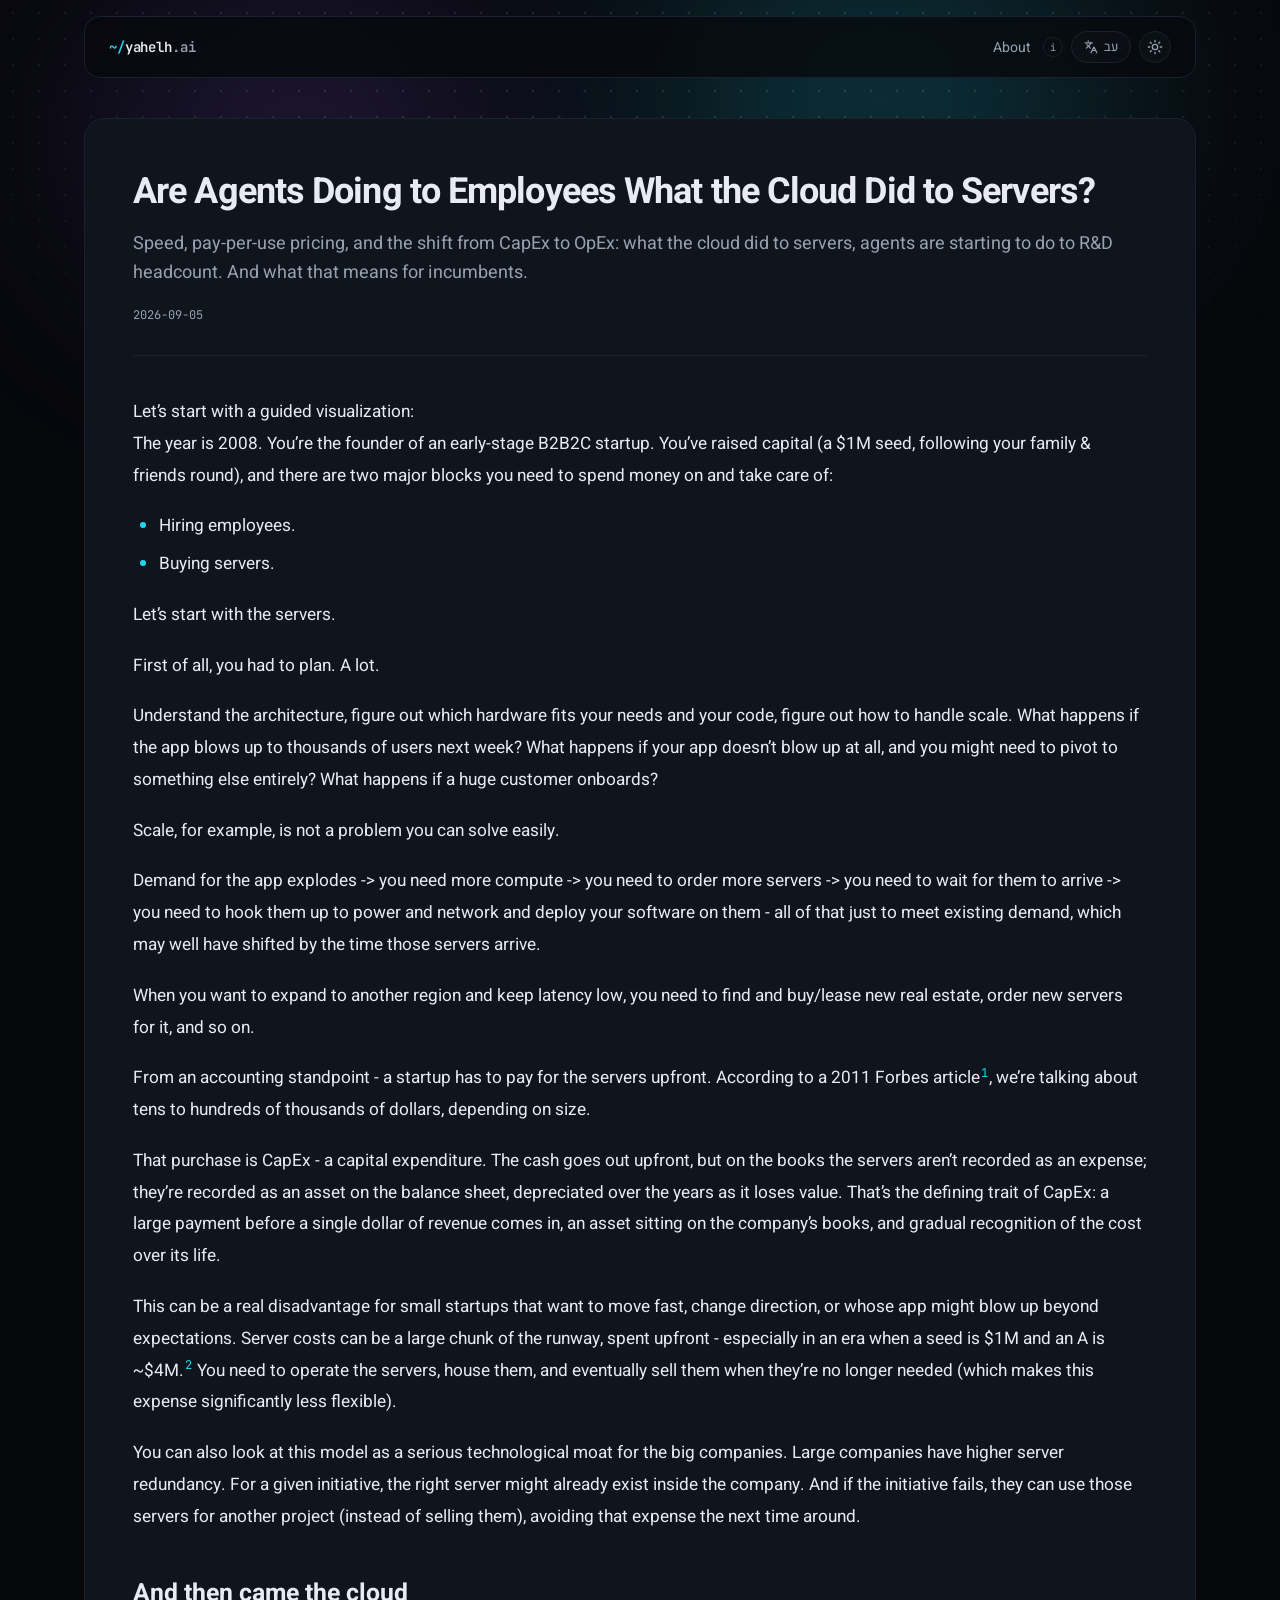
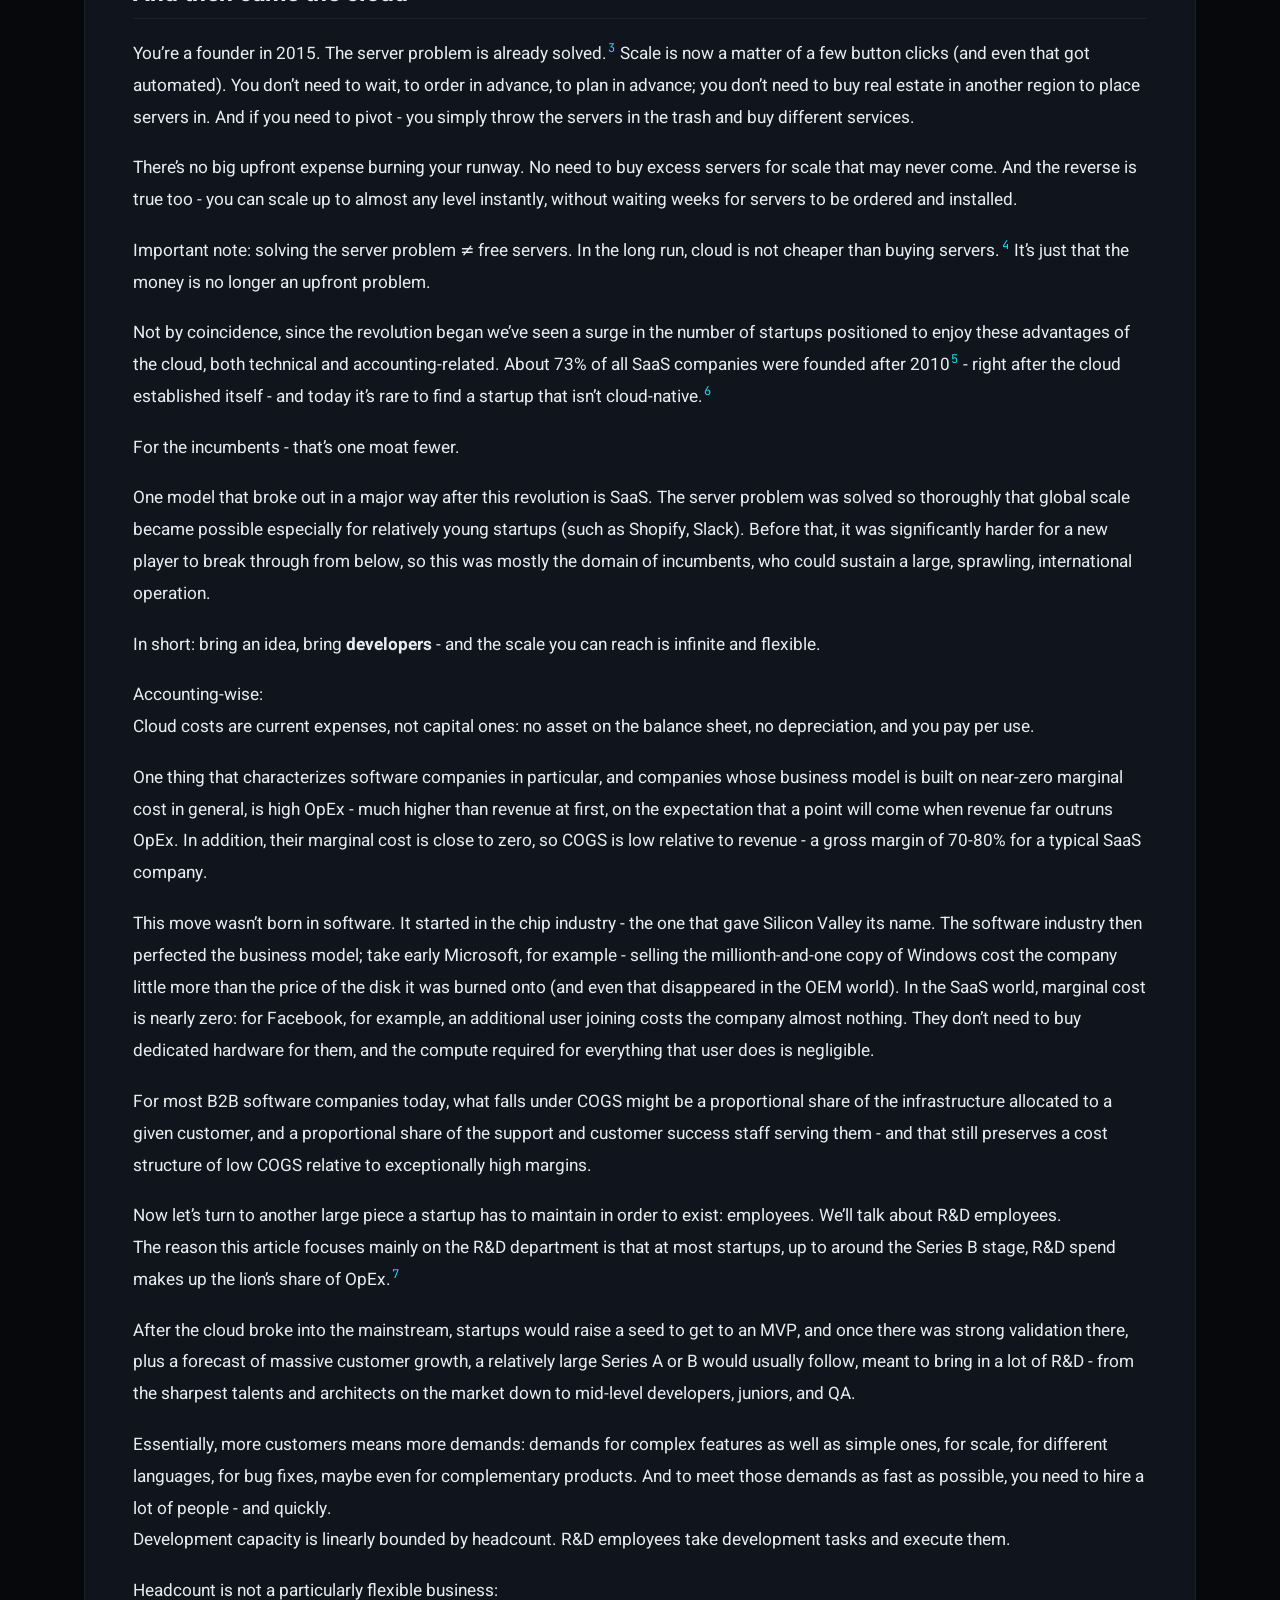
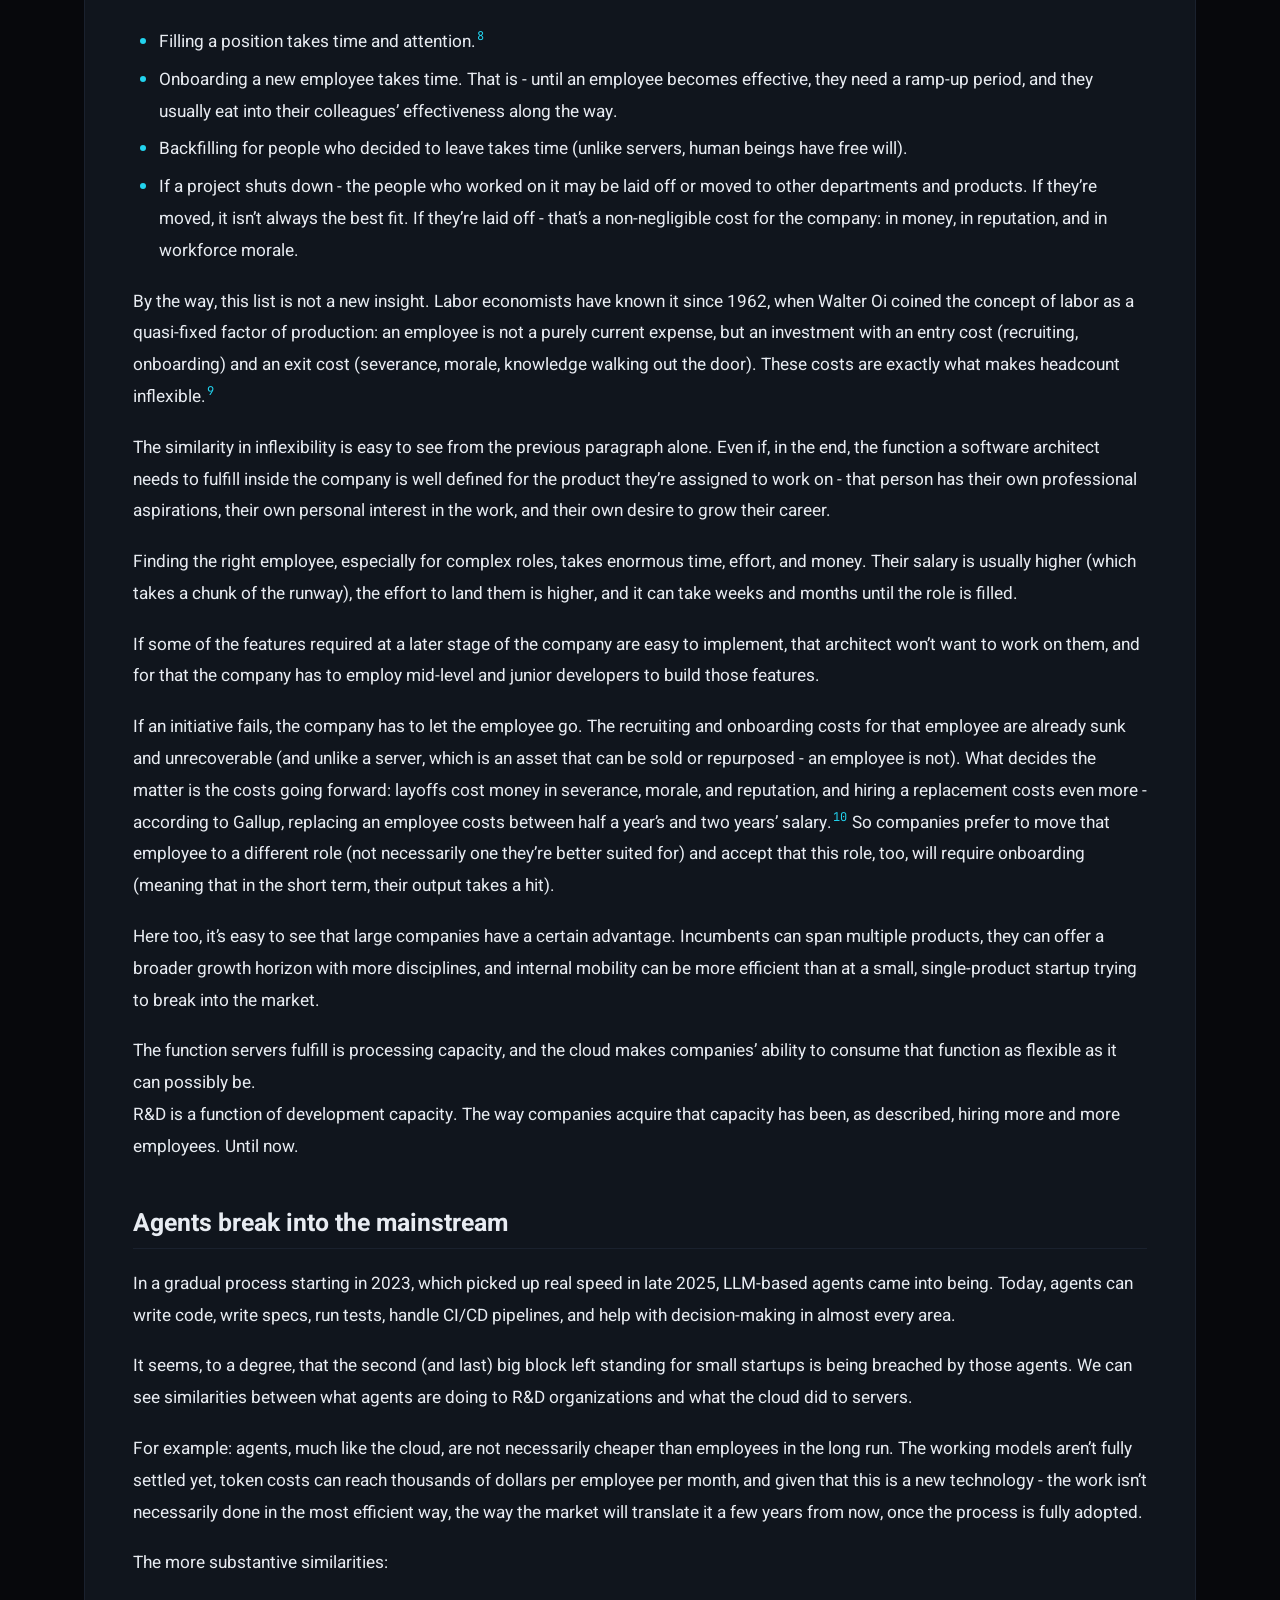
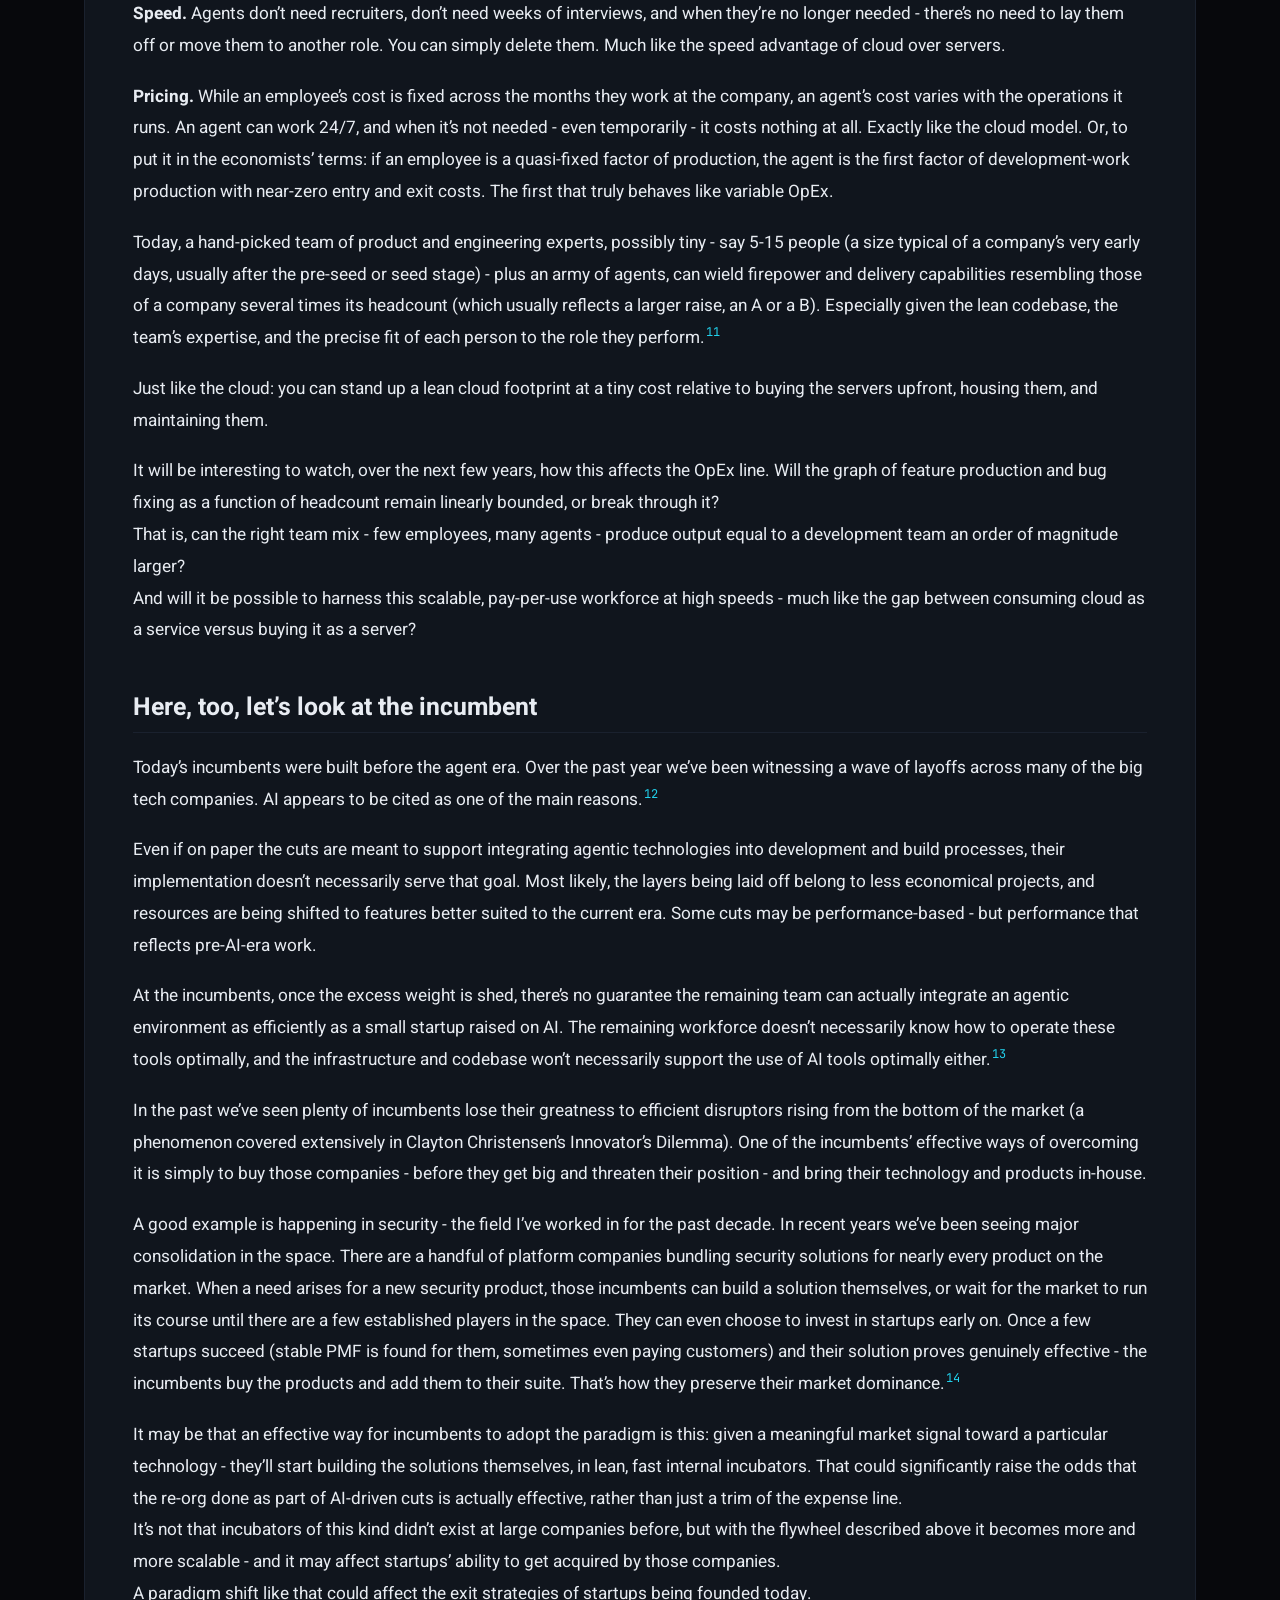
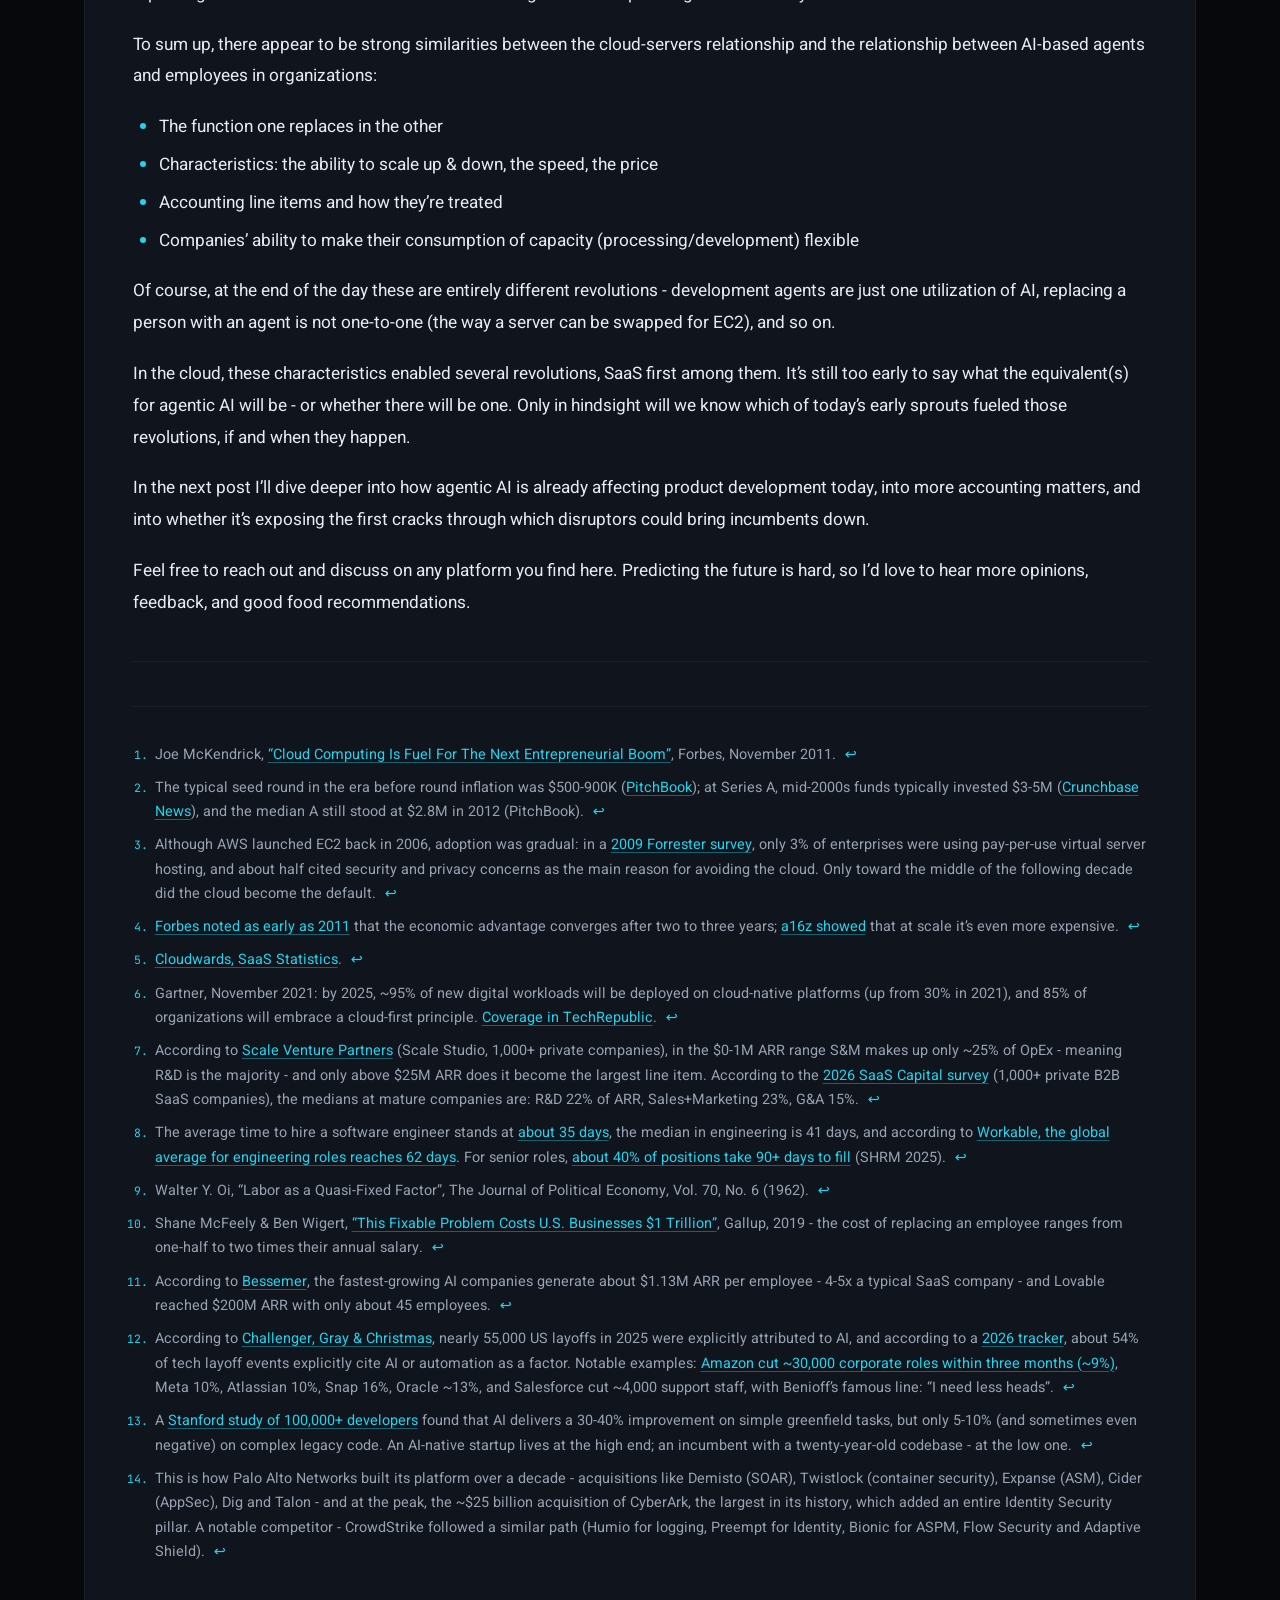
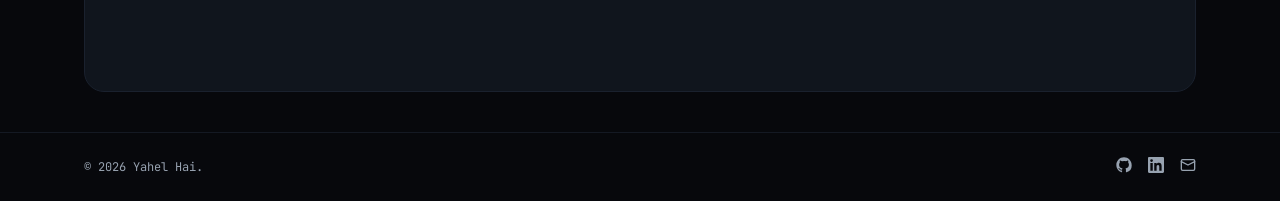
<file: en/blog/agents-cloud-servers.html>
<!DOCTYPE html>
<html lang="en" dir="ltr">
  <head>
    <meta charset="utf-8">
    <meta name="viewport" content="width=device-width, initial-scale=1">
    <title>Are Agents Doing to Employees What the Cloud Did to Servers? — yahelh.ai</title>
    <meta name="description" content="Speed, pay-per-use pricing, and the shift from CapEx to OpEx: what the cloud did to servers, agents are starting to do to R&amp;D headcount. And what that means for incumbents.">
    <link rel="icon" type="image/svg+xml" href="../../favicon.svg">
    <link rel="stylesheet" href="../../css/style.css">
  </head>

  <body>
    <input type="checkbox" id="theme-switch" class="sr-only">

    <div class="page page-calm">
      <div class="backdrop" aria-hidden="true">
        <div class="aurora aurora-1"></div>
        <div class="aurora aurora-2"></div>
        <div class="dot-field"></div>
      </div>

      <header class="site-header">
        <div class="wrap">
          <div class="bar" dir="ltr">
            <a class="wordmark" href="../../index.html">
              <span class="prompt">~/</span>yahelh<span class="tld">.ai</span>
            </a>

            <div class="bar-actions">
              <a class="nav-link" href="../../about.html">About</a>
              <span class="info">
                <span class="info-trigger" tabindex="0" role="note" aria-label="About the other language version" aria-describedby="translation-note">i</span>
                <span class="info-text" id="translation-note" role="tooltip" dir="ltr">This article was written natively in both languages.</span>
              </span>
              <a class="lang-switch" href="../../blog/agents-cloud-servers.html" hreflang="he" lang="he">
                <svg class="icon-sm" viewBox="0 0 24 24" fill="none" stroke="currentColor" stroke-width="2" stroke-linecap="round" stroke-linejoin="round" aria-hidden="true" focusable="false">
                  <path d="m5 8 6 6" /><path d="m4 14 6-6 2-3" /><path d="M2 5h12" /><path d="M7 2h1" />
                  <path d="m22 22-5-10-5 10" /><path d="M14 18h6" />
                </svg>
                <span>עב</span>
              </a>
              <label class="theme-toggle" for="theme-switch">
                <span class="sr-only">Toggle color theme — dark or light</span>
                <svg class="icon icon-sun" viewBox="0 0 24 24" fill="none" stroke="currentColor" stroke-width="2" stroke-linecap="round" aria-hidden="true" focusable="false">
                  <circle cx="12" cy="12" r="4" />
                  <path d="M12 2v2m0 16v2M4.9 4.9l1.4 1.4m11.4 11.4 1.4 1.4M2 12h2m16 0h2M4.9 19.1l1.4-1.4m11.4-11.4 1.4-1.4" />
                </svg>
                <svg class="icon icon-moon" viewBox="0 0 24 24" fill="none" stroke="currentColor" stroke-width="2" stroke-linecap="round" stroke-linejoin="round" aria-hidden="true" focusable="false">
                  <path d="M21 12.8A9 9 0 1 1 11.2 3a7 7 0 0 0 9.8 9.8z" />
                </svg>
              </label>
            </div>
          </div>
        </div>
      </header>

      <main class="site-main">
        <div class="wrap">
          <article class="reading-panel">
            <header class="post-header">
              <h1 class="post-title">Are Agents Doing to Employees What the Cloud Did to Servers?</h1>
              <p class="post-desc">Speed, pay-per-use pricing, and the shift from CapEx to OpEx: what the cloud did to servers, agents are starting to do to R&amp;D headcount. And what that means for incumbents.</p>
              <p class="post-date"><span dir="ltr"><time datetime="2026-09-05">2026-09-05</time></span></p>
            </header>

            <div class="prose post-body">
<p>Let’s start with a guided visualization:<br>
The year is 2008. You’re the founder of an early-stage B2B2C startup. You’ve raised capital (a $1M seed, following your family &amp; friends round), and there are two major blocks you need to spend money on and take care of:</p>
<ul>
<li>Hiring employees.</li>
<li>Buying servers.</li>
</ul>
<p>Let’s start with the servers.</p>
<p>First of all, you had to plan. A lot.</p>
<p>Understand the architecture, figure out which hardware fits your needs and your code, figure out how to handle scale. What happens if the app blows up to thousands of users next week? What happens if your app doesn’t blow up at all, and you might need to pivot to something else entirely? What happens if a huge customer onboards?</p>
<p>Scale, for example, is not a problem you can solve easily.</p>
<p>Demand for the app explodes -&gt; you need more compute -&gt; you need to order more servers -&gt; you need to wait for them to arrive -&gt; you need to hook them up to power and network and deploy your software on them - all of that just to meet existing demand, which may well have shifted by the time those servers arrive.</p>
<p>When you want to expand to another region and keep latency low, you need to find and buy/lease new real estate, order new servers for it, and so on.</p>
<p>From an accounting standpoint - a startup has to pay for the servers upfront. According to a 2011 Forbes article<sup><a href="#user-content-fn-1" id="user-content-fnref-1" data-footnote-ref aria-describedby="footnote-label">1</a></sup>, we’re talking about tens to hundreds of thousands of dollars, depending on size.</p>
<p>That purchase is CapEx - a capital expenditure. The cash goes out upfront, but on the books the servers aren’t recorded as an expense; they’re recorded as an asset on the balance sheet, depreciated over the years as it loses value. That’s the defining trait of CapEx: a large payment before a single dollar of revenue comes in, an asset sitting on the company’s books, and gradual recognition of the cost over its life.</p>
<p>This can be a real disadvantage for small startups that want to move fast, change direction, or whose app might blow up beyond expectations. Server costs can be a large chunk of the runway, spent upfront - especially in an era when a seed is $1M and an A is ~$4M.<sup><a href="#user-content-fn-2" id="user-content-fnref-2" data-footnote-ref aria-describedby="footnote-label">2</a></sup> You need to operate the servers, house them, and eventually sell them when they’re no longer needed (which makes this expense significantly less flexible).</p>
<p>You can also look at this model as a serious technological moat for the big companies. Large companies have higher server redundancy. For a given initiative, the right server might already exist inside the company. And if the initiative fails, they can use those servers for another project (instead of selling them), avoiding that expense the next time around.</p>
<h2 id="and-then-came-the-cloud">And then came the cloud</h2>
<p>You’re a founder in 2015. The server problem is already solved.<sup><a href="#user-content-fn-3" id="user-content-fnref-3" data-footnote-ref aria-describedby="footnote-label">3</a></sup> Scale is now a matter of a few button clicks (and even that got automated). You don’t need to wait, to order in advance, to plan in advance; you don’t need to buy real estate in another region to place servers in. And if you need to pivot - you simply throw the servers in the trash and buy different services.</p>
<p>There’s no big upfront expense burning your runway. No need to buy excess servers for scale that may never come. And the reverse is true too - you can scale up to almost any level instantly, without waiting weeks for servers to be ordered and installed.</p>
<p>Important note: solving the server problem ≠ free servers. In the long run, cloud is not cheaper than buying servers.<sup><a href="#user-content-fn-4" id="user-content-fnref-4" data-footnote-ref aria-describedby="footnote-label">4</a></sup> It’s just that the money is no longer an upfront problem.</p>
<p>Not by coincidence, since the revolution began we’ve seen a surge in the number of startups positioned to enjoy these advantages of the cloud, both technical and accounting-related. About 73% of all SaaS companies were founded after 2010<sup><a href="#user-content-fn-5" id="user-content-fnref-5" data-footnote-ref aria-describedby="footnote-label">5</a></sup> - right after the cloud established itself - and today it’s rare to find a startup that isn’t cloud-native.<sup><a href="#user-content-fn-6" id="user-content-fnref-6" data-footnote-ref aria-describedby="footnote-label">6</a></sup></p>
<p>For the incumbents - that’s one moat fewer.</p>
<p>One model that broke out in a major way after this revolution is SaaS. The server problem was solved so thoroughly that global scale became possible especially for relatively young startups (such as Shopify, Slack). Before that, it was significantly harder for a new player to break through from below, so this was mostly the domain of incumbents, who could sustain a large, sprawling, international operation.</p>
<p>In short: bring an idea, bring <strong>developers</strong> - and the scale you can reach is infinite and flexible.</p>
<p>Accounting-wise:<br>
Cloud costs are current expenses, not capital ones: no asset on the balance sheet, no depreciation, and you pay per use.</p>
<p>One thing that characterizes software companies in particular, and companies whose business model is built on near-zero marginal cost in general, is high OpEx - much higher than revenue at first, on the expectation that a point will come when revenue far outruns OpEx. In addition, their marginal cost is close to zero, so COGS is low relative to revenue - a gross margin of 70-80% for a typical SaaS company.</p>
<p>This move wasn’t born in software. It started in the chip industry - the one that gave Silicon Valley its name. The software industry then perfected the business model; take early Microsoft, for example - selling the millionth-and-one copy of Windows cost the company little more than the price of the disk it was burned onto (and even that disappeared in the OEM world). In the SaaS world, marginal cost is nearly zero: for Facebook, for example, an additional user joining costs the company almost nothing. They don’t need to buy dedicated hardware for them, and the compute required for everything that user does is negligible.</p>
<p>For most B2B software companies today, what falls under COGS might be a proportional share of the infrastructure allocated to a given customer, and a proportional share of the support and customer success staff serving them - and that still preserves a cost structure of low COGS relative to exceptionally high margins.</p>
<p>Now let’s turn to another large piece a startup has to maintain in order to exist: employees. We’ll talk about R&amp;D employees.<br>
The reason this article focuses mainly on the R&amp;D department is that at most startups, up to around the Series B stage, R&amp;D spend makes up the lion’s share of OpEx.<sup><a href="#user-content-fn-7" id="user-content-fnref-7" data-footnote-ref aria-describedby="footnote-label">7</a></sup></p>
<p>After the cloud broke into the mainstream, startups would raise a seed to get to an MVP, and once there was strong validation there, plus a forecast of massive customer growth, a relatively large Series A or B would usually follow, meant to bring in a lot of R&amp;D - from the sharpest talents and architects on the market down to mid-level developers, juniors, and QA.</p>
<p>Essentially, more customers means more demands: demands for complex features as well as simple ones, for scale, for different languages, for bug fixes, maybe even for complementary products. And to meet those demands as fast as possible, you need to hire a lot of people - and quickly.<br>
Development capacity is linearly bounded by headcount. R&amp;D employees take development tasks and execute them.</p>
<p>Headcount is not a particularly flexible business:</p>
<ul>
<li>Filling a position takes time and attention.<sup><a href="#user-content-fn-8" id="user-content-fnref-8" data-footnote-ref aria-describedby="footnote-label">8</a></sup></li>
<li>Onboarding a new employee takes time. That is - until an employee becomes effective, they need a ramp-up period, and they usually eat into their colleagues’ effectiveness along the way.</li>
<li>Backfilling for people who decided to leave takes time (unlike servers, human beings have free will).</li>
<li>If a project shuts down - the people who worked on it may be laid off or moved to other departments and products. If they’re moved, it isn’t always the best fit. If they’re laid off - that’s a non-negligible cost for the company: in money, in reputation, and in workforce morale.</li>
</ul>
<p>By the way, this list is not a new insight. Labor economists have known it since 1962, when Walter Oi coined the concept of labor as a quasi-fixed factor of production: an employee is not a purely current expense, but an investment with an entry cost (recruiting, onboarding) and an exit cost (severance, morale, knowledge walking out the door). These costs are exactly what makes headcount inflexible.<sup><a href="#user-content-fn-9" id="user-content-fnref-9" data-footnote-ref aria-describedby="footnote-label">9</a></sup></p>
<p>The similarity in inflexibility is easy to see from the previous paragraph alone. Even if, in the end, the function a software architect needs to fulfill inside the company is well defined for the product they’re assigned to work on - that person has their own professional aspirations, their own personal interest in the work, and their own desire to grow their career.</p>
<p>Finding the right employee, especially for complex roles, takes enormous time, effort, and money. Their salary is usually higher (which takes a chunk of the runway), the effort to land them is higher, and it can take weeks and months until the role is filled.</p>
<p>If some of the features required at a later stage of the company are easy to implement, that architect won’t want to work on them, and for that the company has to employ mid-level and junior developers to build those features.</p>
<p>If an initiative fails, the company has to let the employee go. The recruiting and onboarding costs for that employee are already sunk and unrecoverable (and unlike a server, which is an asset that can be sold or repurposed - an employee is not). What decides the matter is the costs going forward: layoffs cost money in severance, morale, and reputation, and hiring a replacement costs even more - according to Gallup, replacing an employee costs between half a year’s and two years’ salary.<sup><a href="#user-content-fn-10" id="user-content-fnref-10" data-footnote-ref aria-describedby="footnote-label">10</a></sup> So companies prefer to move that employee to a different role (not necessarily one they’re better suited for) and accept that this role, too, will require onboarding (meaning that in the short term, their output takes a hit).</p>
<p>Here too, it’s easy to see that large companies have a certain advantage. Incumbents can span multiple products, they can offer a broader growth horizon with more disciplines, and internal mobility can be more efficient than at a small, single-product startup trying to break into the market.</p>
<p>The function servers fulfill is processing capacity, and the cloud makes companies’ ability to consume that function as flexible as it can possibly be.<br>
R&amp;D is a function of development capacity. The way companies acquire that capacity has been, as described, hiring more and more employees. Until now.</p>
<h2 id="agents-break-into-the-mainstream">Agents break into the mainstream</h2>
<p>In a gradual process starting in 2023, which picked up real speed in late 2025, LLM-based agents came into being. Today, agents can write code, write specs, run tests, handle CI/CD pipelines, and help with decision-making in almost every area.</p>
<p>It seems, to a degree, that the second (and last) big block left standing for small startups is being breached by those agents. We can see similarities between what agents are doing to R&amp;D organizations and what the cloud did to servers.</p>
<p>For example: agents, much like the cloud, are not necessarily cheaper than employees in the long run. The working models aren’t fully settled yet, token costs can reach thousands of dollars per employee per month, and given that this is a new technology - the work isn’t necessarily done in the most efficient way, the way the market will translate it a few years from now, once the process is fully adopted.</p>
<p>The more substantive similarities:</p>
<p><strong>Speed.</strong> Agents don’t need recruiters, don’t need weeks of interviews, and when they’re no longer needed - there’s no need to lay them off or move them to another role. You can simply delete them. Much like the speed advantage of cloud over servers.</p>
<p><strong>Pricing.</strong> While an employee’s cost is fixed across the months they work at the company, an agent’s cost varies with the operations it runs. An agent can work 24/7, and when it’s not needed - even temporarily - it costs nothing at all. Exactly like the cloud model. Or, to put it in the economists’ terms: if an employee is a quasi-fixed factor of production, the agent is the first factor of development-work production with near-zero entry and exit costs. The first that truly behaves like variable OpEx.</p>
<p>Today, a hand-picked team of product and engineering experts, possibly tiny - say 5-15 people (a size typical of a company’s very early days, usually after the pre-seed or seed stage) - plus an army of agents, can wield firepower and delivery capabilities resembling those of a company several times its headcount (which usually reflects a larger raise, an A or a B). Especially given the lean codebase, the team’s expertise, and the precise fit of each person to the role they perform.<sup><a href="#user-content-fn-11" id="user-content-fnref-11" data-footnote-ref aria-describedby="footnote-label">11</a></sup></p>
<p>Just like the cloud: you can stand up a lean cloud footprint at a tiny cost relative to buying the servers upfront, housing them, and maintaining them.</p>
<p>It will be interesting to watch, over the next few years, how this affects the OpEx line. Will the graph of feature production and bug fixing as a function of headcount remain linearly bounded, or break through it?<br>
That is, can the right team mix - few employees, many agents - produce output equal to a development team an order of magnitude larger?<br>
And will it be possible to harness this scalable, pay-per-use workforce at high speeds - much like the gap between consuming cloud as a service versus buying it as a server?</p>
<h2 id="here-too-lets-look-at-the-incumbent">Here, too, let’s look at the incumbent</h2>
<p>Today’s incumbents were built before the agent era. Over the past year we’ve been witnessing a wave of layoffs across many of the big tech companies. AI appears to be cited as one of the main reasons.<sup><a href="#user-content-fn-12" id="user-content-fnref-12" data-footnote-ref aria-describedby="footnote-label">12</a></sup></p>
<p>Even if on paper the cuts are meant to support integrating agentic technologies into development and build processes, their implementation doesn’t necessarily serve that goal. Most likely, the layers being laid off belong to less economical projects, and resources are being shifted to features better suited to the current era. Some cuts may be performance-based - but performance that reflects pre-AI-era work.</p>
<p>At the incumbents, once the excess weight is shed, there’s no guarantee the remaining team can actually integrate an agentic environment as efficiently as a small startup raised on AI. The remaining workforce doesn’t necessarily know how to operate these tools optimally, and the infrastructure and codebase won’t necessarily support the use of AI tools optimally either.<sup><a href="#user-content-fn-13" id="user-content-fnref-13" data-footnote-ref aria-describedby="footnote-label">13</a></sup></p>
<p>In the past we’ve seen plenty of incumbents lose their greatness to efficient disruptors rising from the bottom of the market (a phenomenon covered extensively in Clayton Christensen’s Innovator’s Dilemma). One of the incumbents’ effective ways of overcoming it is simply to buy those companies - before they get big and threaten their position - and bring their technology and products in-house.</p>
<p>A good example is happening in security - the field I’ve worked in for the past decade. In recent years we’ve been seeing major consolidation in the space. There are a handful of platform companies bundling security solutions for nearly every product on the market. When a need arises for a new security product, those incumbents can build a solution themselves, or wait for the market to run its course until there are a few established players in the space. They can even choose to invest in startups early on. Once a few startups succeed (stable PMF is found for them, sometimes even paying customers) and their solution proves genuinely effective - the incumbents buy the products and add them to their suite. That’s how they preserve their market dominance.<sup><a href="#user-content-fn-14" id="user-content-fnref-14" data-footnote-ref aria-describedby="footnote-label">14</a></sup></p>
<p>It may be that an effective way for incumbents to adopt the paradigm is this: given a meaningful market signal toward a particular technology - they’ll start building the solutions themselves, in lean, fast internal incubators. That could significantly raise the odds that the re-org done as part of AI-driven cuts is actually effective, rather than just a trim of the expense line.<br>
It’s not that incubators of this kind didn’t exist at large companies before, but with the flywheel described above it becomes more and more scalable - and it may affect startups’ ability to get acquired by those companies.<br>
A paradigm shift like that could affect the exit strategies of startups being founded today.</p>
<p>To sum up, there appear to be strong similarities between the cloud-servers relationship and the relationship between AI-based agents and employees in organizations:</p>
<ul>
<li>The function one replaces in the other</li>
<li>Characteristics: the ability to scale up &amp; down, the speed, the price</li>
<li>Accounting line items and how they’re treated</li>
<li>Companies’ ability to make their consumption of capacity (processing/development) flexible</li>
</ul>
<p>Of course, at the end of the day these are entirely different revolutions - development agents are just one utilization of AI, replacing a person with an agent is not one-to-one (the way a server can be swapped for EC2), and so on.</p>
<p>In the cloud, these characteristics enabled several revolutions, SaaS first among them. It’s still too early to say what the equivalent(s) for agentic AI will be - or whether there will be one. Only in hindsight will we know which of today’s early sprouts fueled those revolutions, if and when they happen.</p>
<p>In the next post I’ll dive deeper into how agentic AI is already affecting product development today, into more accounting matters, and into whether it’s exposing the first cracks through which disruptors could bring incumbents down.</p>
<p>Feel free to reach out and discuss on any platform you find here. Predicting the future is hard, so I’d love to hear more opinions, feedback, and good food recommendations.</p>
<hr>
<section data-footnotes class="footnotes"><h2 class="sr-only" id="footnote-label">Footnotes</h2>
<ol>
<li id="user-content-fn-1">
<p>Joe McKendrick, <a href="https://www.forbes.com/sites/joemckendrick/2011/11/01/cloud-computing-is-fuel-for-the-next-entrepreneurial-boom/">“Cloud Computing Is Fuel For The Next Entrepreneurial Boom”</a>, Forbes, November 2011. <a href="#user-content-fnref-1" data-footnote-backref="" aria-label="Back to reference 1" class="data-footnote-backref">↩</a></p>
</li>
<li id="user-content-fn-2">
<p>The typical seed round in the era before round inflation was $500-900K (<a href="https://pitchbook.com/news/articles/fewer-fatter-seed-series-a-deal-sizes-skyrocket-in-2017">PitchBook</a>); at Series A, mid-2000s funds typically invested $3-5M (<a href="https://news.crunchbase.com/venture/seed-funding-startups-top-vc-firms-a16z-nea-khosla/">Crunchbase News</a>), and the median A still stood at $2.8M in 2012 (PitchBook). <a href="#user-content-fnref-2" data-footnote-backref="" aria-label="Back to reference 2" class="data-footnote-backref">↩</a></p>
</li>
<li id="user-content-fn-3">
<p>Although AWS launched EC2 back in 2006, adoption was gradual: in a <a href="https://www.forrester.com/press-newsroom/forrester-security-concerns-hinder-cloud-computing-adoption">2009 Forrester survey</a>, only 3% of enterprises were using pay-per-use virtual server hosting, and about half cited security and privacy concerns as the main reason for avoiding the cloud. Only toward the middle of the following decade did the cloud become the default. <a href="#user-content-fnref-3" data-footnote-backref="" aria-label="Back to reference 3" class="data-footnote-backref">↩</a></p>
</li>
<li id="user-content-fn-4">
<p><a href="https://www.forbes.com/sites/joemckendrick/2011/11/01/cloud-computing-is-fuel-for-the-next-entrepreneurial-boom/">Forbes noted as early as 2011</a> that the economic advantage converges after two to three years; <a href="https://a16z.com/the-cost-of-cloud-a-trillion-dollar-paradox/">a16z showed</a> that at scale it’s even more expensive. <a href="#user-content-fnref-4" data-footnote-backref="" aria-label="Back to reference 4" class="data-footnote-backref">↩</a></p>
</li>
<li id="user-content-fn-5">
<p><a href="https://www.cloudwards.net/saas-statistics/">Cloudwards, SaaS Statistics</a>. <a href="#user-content-fnref-5" data-footnote-backref="" aria-label="Back to reference 5" class="data-footnote-backref">↩</a></p>
</li>
<li id="user-content-fn-6">
<p>Gartner, November 2021: by 2025, ~95% of new digital workloads will be deployed on cloud-native platforms (up from 30% in 2021), and 85% of organizations will embrace a cloud-first principle. <a href="https://www.techrepublic.com/article/85-of-organizations-will-be-cloud-first-by-2025-says-gartner/">Coverage in TechRepublic</a>. <a href="#user-content-fnref-6" data-footnote-backref="" aria-label="Back to reference 6" class="data-footnote-backref">↩</a></p>
</li>
<li id="user-content-fn-7">
<p>According to <a href="https://www.scalevp.com/blog/splitting-spend-how-to-allocate-your-2025-budget-across-opex-categories">Scale Venture Partners</a> (Scale Studio, 1,000+ private companies), in the $0-1M ARR range S&amp;M makes up only ~25% of OpEx - meaning R&amp;D is the majority - and only above $25M ARR does it become the largest line item. According to the <a href="https://www.saas-capital.com/blog-posts/spending-benchmarks-for-private-b2b-saas-companies/">2026 SaaS Capital survey</a> (1,000+ private B2B SaaS companies), the medians at mature companies are: R&amp;D 22% of ARR, Sales+Marketing 23%, G&amp;A 15%. <a href="#user-content-fnref-7" data-footnote-backref="" aria-label="Back to reference 7" class="data-footnote-backref">↩</a></p>
</li>
<li id="user-content-fn-8">
<p>The average time to hire a software engineer stands at <a href="https://www.paraform.com/blog/average-time-to-hire-software-engineer">about 35 days</a>, the median in engineering is 41 days, and according to <a href="https://rockstardeveloperuniversity.com/software-developer-hiring-statistics/">Workable, the global average for engineering roles reaches 62 days</a>. For senior roles, <a href="https://www.bridgeviewit.com/blog/how-long-to-fill-a-technical-role/">about 40% of positions take 90+ days to fill</a> (SHRM 2025). <a href="#user-content-fnref-8" data-footnote-backref="" aria-label="Back to reference 8" class="data-footnote-backref">↩</a></p>
</li>
<li id="user-content-fn-9">
<p>Walter Y. Oi, “Labor as a Quasi-Fixed Factor”, The Journal of Political Economy, Vol. 70, No. 6 (1962). <a href="#user-content-fnref-9" data-footnote-backref="" aria-label="Back to reference 9" class="data-footnote-backref">↩</a></p>
</li>
<li id="user-content-fn-10">
<p>Shane McFeely &amp; Ben Wigert, <a href="https://www.gallup.com/workplace/247391/fixable-problem-costs-businesses-trillion.aspx">“This Fixable Problem Costs U.S. Businesses $1 Trillion”</a>, Gallup, 2019 - the cost of replacing an employee ranges from one-half to two times their annual salary. <a href="#user-content-fnref-10" data-footnote-backref="" aria-label="Back to reference 10" class="data-footnote-backref">↩</a></p>
</li>
<li id="user-content-fn-11">
<p>According to <a href="https://www.bvp.com/atlas/the-state-of-ai-2025">Bessemer</a>, the fastest-growing AI companies generate about $1.13M ARR per employee - 4-5x a typical SaaS company - and Lovable reached $200M ARR with only about 45 employees. <a href="#user-content-fnref-11" data-footnote-backref="" aria-label="Back to reference 11" class="data-footnote-backref">↩</a></p>
</li>
<li id="user-content-fn-12">
<p>According to <a href="https://www.cnbc.com/2025/12/21/ai-job-cuts-amazon-microsoft-and-more-cite-ai-for-2025-layoffs.html">Challenger, Gray &amp; Christmas</a>, nearly 55,000 US layoffs in 2025 were explicitly attributed to AI, and according to a <a href="https://skillsyncer.com/layoffs-tracker">2026 tracker</a>, about 54% of tech layoff events explicitly cite AI or automation as a factor. Notable examples: <a href="https://techcrunch.com/2026/07/25/the-running-list-major-tech-layoffs-in-2026-where-employers-cited-ai/">Amazon cut ~30,000 corporate roles within three months (~9%)</a>, Meta 10%, Atlassian 10%, Snap 16%, Oracle ~13%, and Salesforce cut ~4,000 support staff, with Benioff’s famous line: “I need less heads”. <a href="#user-content-fnref-12" data-footnote-backref="" aria-label="Back to reference 12" class="data-footnote-backref">↩</a></p>
</li>
<li id="user-content-fn-13">
<p>A <a href="https://www.classcentral.com/course/youtube-does-ai-actually-boost-developer-productivity-100k-devs-study-yegor-denisov-blanch-stanford-469765">Stanford study of 100,000+ developers</a> found that AI delivers a 30-40% improvement on simple greenfield tasks, but only 5-10% (and sometimes even negative) on complex legacy code. An AI-native startup lives at the high end; an incumbent with a twenty-year-old codebase - at the low one. <a href="#user-content-fnref-13" data-footnote-backref="" aria-label="Back to reference 13" class="data-footnote-backref">↩</a></p>
</li>
<li id="user-content-fn-14">
<p>This is how Palo Alto Networks built its platform over a decade - acquisitions like Demisto (SOAR), Twistlock (container security), Expanse (ASM), Cider (AppSec), Dig and Talon - and at the peak, the ~$25 billion acquisition of CyberArk, the largest in its history, which added an entire Identity Security pillar. A notable competitor - CrowdStrike followed a similar path (Humio for logging, Preempt for Identity, Bionic for ASPM, Flow Security and Adaptive Shield). <a href="#user-content-fnref-14" data-footnote-backref="" aria-label="Back to reference 14" class="data-footnote-backref">↩</a></p>
</li>
</ol>
</section>
            </div>
          </article>
        </div>
      </main>

      <footer class="site-footer">
        <div class="wrap">
          <div class="footer-inner" dir="ltr">
            <span>&copy; 2026 Yahel Hai.</span>
            <span class="social">
              <a href="https://github.com/yahelhai" aria-label="GitHub">
                <svg class="icon" viewBox="0 0 24 24" fill="currentColor" aria-hidden="true" focusable="false">
                  <path fill-rule="evenodd" clip-rule="evenodd" d="M12 .5C5.65.5.5 5.65.5 12c0 5.08 3.29 9.39 7.86 10.91.58.11.79-.25.79-.56 0-.27-.01-1.17-.02-2.12-3.2.7-3.88-1.36-3.88-1.36-.52-1.33-1.28-1.68-1.28-1.68-1.04-.71.08-.7.08-.7 1.15.08 1.76 1.19 1.76 1.19 1.03 1.76 2.7 1.25 3.35.96.1-.75.4-1.25.72-1.54-2.55-.29-5.24-1.28-5.24-5.68 0-1.26.45-2.28 1.19-3.09-.12-.29-.52-1.46.11-3.05 0 0 .97-.31 3.18 1.18a11.1 11.1 0 0 1 2.9-.39c.98 0 1.97.13 2.9.39 2.2-1.49 3.17-1.18 3.17-1.18.63 1.59.23 2.76.12 3.05.74.81 1.19 1.83 1.19 3.09 0 4.41-2.69 5.38-5.25 5.67.41.35.77 1.05.77 2.12 0 1.53-.01 2.76-.01 3.14 0 .31.21.67.8.55A10.52 10.52 0 0 0 23.5 12C23.5 5.65 18.35.5 12 .5z" />
                </svg>
              </a>
              <a href="https://www.linkedin.com/in/yahel-hai/" aria-label="LinkedIn">
                <svg class="icon" viewBox="0 0 24 24" fill="currentColor" aria-hidden="true" focusable="false">
                  <path d="M20.45 20.45h-3.55v-5.57c0-1.33-.03-3.04-1.85-3.04-1.85 0-2.14 1.45-2.14 2.94v5.67H9.36V9h3.41v1.56h.05c.47-.9 1.63-1.85 3.36-1.85 3.6 0 4.27 2.37 4.27 5.45v6.29zM5.34 7.43a2.06 2.06 0 1 1 0-4.12 2.06 2.06 0 0 1 0 4.12zM7.12 20.45H3.56V9h3.56v11.45zM22.22 0H1.77C.79 0 0 .77 0 1.72v20.55C0 23.23.79 24 1.77 24h20.45c.98 0 1.78-.77 1.78-1.73V1.72C24 .77 23.2 0 22.22 0z" />
                </svg>
              </a>
              <a href="mailto:me@yahelh.ai" aria-label="Send email">
                <svg class="icon" viewBox="0 0 24 24" fill="none" stroke="currentColor" stroke-width="2" stroke-linecap="round" stroke-linejoin="round" aria-hidden="true" focusable="false">
                  <rect x="2" y="4" width="20" height="16" rx="2" />
                    <path d="m22 7-10 5L2 7" />
                </svg>
              </a>
            </span>
          </div>
        </div>
      </footer>
    </div>
  </body>
</html>
</file>
<file: css/style.css>
@import url("https://fonts.googleapis.com/css2?family=Heebo:wght@300..800&family=JetBrains+Mono:wght@400..600&display=swap");

:root {
  --font-sans: "Heebo", system-ui, -apple-system, sans-serif;
  --font-mono: "JetBrains Mono", ui-monospace, SFMono-Regular, Menlo, monospace;
}

.page {
  --bg: #07080c;
  --surface: #10151d;
  --fg: #e8ecf2;
  --muted: #97a2b0;
  --line: #1a212e;
  --accent: #22d3ee;
  --accent-2: #818cf8;
  --accent-soft: rgba(34, 211, 238, 0.09);
  --aurora-1: rgba(34, 211, 238, 0.28);
  --aurora-2: rgba(139, 92, 246, 0.24);
  --dot: rgba(255, 255, 255, 0.1);
  --card-bg: rgba(255, 255, 255, 0.028);
  --card-border: rgba(255, 255, 255, 0.075);
  --card-hover-bg: rgba(34, 211, 238, 0.045);
  --card-hover-border: rgba(34, 211, 238, 0.45);
  --card-hover-glow: rgba(34, 211, 238, 0.35);
  --header-bg: rgba(7, 8, 12, 0.75);
  --footer-bg: rgba(7, 8, 12, 0.8);
}

#theme-switch:checked ~ .page {
  --bg: #c9d1de;
  --surface: #dbe1ea;
  --fg: #0d121c;
  --muted: #4f5966;
  --line: #b9c2d1;
  --accent: #0891b2;
  --accent-2: #6366f1;
  --accent-soft: rgba(8, 145, 178, 0.1);
  --aurora-1: rgba(8, 145, 178, 0.26);
  --aurora-2: rgba(99, 102, 241, 0.22);
  --dot: rgba(8, 90, 120, 0.22);
  --card-bg: rgba(255, 255, 255, 0.5);
  --card-border: rgba(16, 22, 35, 0.09);
  --card-hover-bg: rgba(8, 145, 178, 0.06);
  --card-hover-border: rgba(8, 145, 178, 0.5);
  --card-hover-glow: rgba(8, 145, 178, 0.24);
  --header-bg: rgba(201, 209, 222, 0.75);
  --footer-bg: rgba(201, 209, 222, 0.8);
}

html {
  background: #07080c;
  color-scheme: dark;
}

html:has(#theme-switch:checked) {
  background: #c9d1de;
  color-scheme: light;
}

*,
*::before,
*::after {
  box-sizing: border-box;
}

body {
  margin: 0;
  font-family: var(--font-sans);
  -webkit-font-smoothing: antialiased;
}

img {
  max-width: 100%;
  display: block;
}

h1,
h2,
h3,
p,
ul {
  margin: 0;
}

ul {
  padding: 0;
  list-style: none;
}

address {
  font-style: normal;
}

.page {
  position: relative;
  display: flex;
  flex-direction: column;
  min-height: 100vh;
  background: var(--bg);
  color: var(--fg);
  transition: background-color 0.25s ease, color 0.25s ease;
}

::selection {
  background: #22d3ee;
  color: #07080c;
}

.sr-only {
  position: absolute;
  width: 1px;
  height: 1px;
  margin: -1px;
  padding: 0;
  overflow: hidden;
  clip: rect(0 0 0 0);
  clip-path: inset(50%);
  white-space: nowrap;
  border: 0;
}

.wrap {
  width: 100%;
  max-width: 72rem;
  margin-inline: auto;
  padding-inline: 20px;
}

.icon {
  width: 16px;
  height: 16px;
  flex-shrink: 0;
}

.icon-sm {
  width: 14px;
  height: 14px;
  flex-shrink: 0;
}

.grad-text {
  background: linear-gradient(100deg, var(--accent), var(--accent-2) 70%);
  -webkit-background-clip: text;
  background-clip: text;
  color: transparent;
}

.rise {
  opacity: 0;
  animation: rise-up 0.75s cubic-bezier(0.22, 1, 0.36, 1) var(--d, 0s) forwards;
}

.rise-a { --d: 0.05s; }
.rise-b { --d: 0.1s; }
.rise-c { --d: 0.22s; }
.rise-d { --d: 0.34s; }

@keyframes rise-up {
  from {
    opacity: 0;
    transform: translateY(18px);
  }
  to {
    opacity: 1;
    transform: translateY(0);
  }
}

.theme-toggle {
  display: grid;
  place-items: center;
  width: 32px;
  height: 32px;
  border: 1px solid var(--line);
  border-radius: 999px;
  background: color-mix(in srgb, var(--surface) 50%, transparent);
  color: var(--muted);
  cursor: pointer;
  transition: color 0.2s, border-color 0.2s;
}

.theme-toggle:hover {
  color: var(--accent);
  border-color: color-mix(in srgb, var(--accent) 50%, transparent);
}

#theme-switch:focus-visible ~ .page .theme-toggle {
  outline: 2px solid var(--accent);
  outline-offset: 2px;
}

.theme-toggle .icon-sun {
  display: block;
}
.theme-toggle .icon-moon {
  display: none;
}
#theme-switch:checked ~ .page .theme-toggle .icon-sun {
  display: none;
}
#theme-switch:checked ~ .page .theme-toggle .icon-moon {
  display: block;
}

.backdrop {
  position: fixed;
  inset: 0;
  z-index: 0;
  overflow: hidden;
  pointer-events: none;
}

.aurora {
  position: absolute;
  border-radius: 50%;
  filter: blur(90px);
}

.aurora-1 {
  top: -160px;
  right: 4%;
  width: 700px;
  height: 520px;
  background: radial-gradient(closest-side, var(--aurora-1), transparent);
  animation: aurora-drift-1 8s ease-in-out infinite alternate,
    aurora-pulse 5s ease-in-out infinite;
}

.aurora-2 {
  top: -100px;
  left: 0;
  width: 600px;
  height: 480px;
  background: radial-gradient(closest-side, var(--aurora-2), transparent);
  animation: aurora-drift-2 11s ease-in-out infinite alternate,
    aurora-pulse 7s ease-in-out 1.5s infinite;
}

@keyframes aurora-drift-1 {
  to { transform: translate(-130px, 90px) scale(1.2); }
}
@keyframes aurora-drift-2 {
  to { transform: translate(110px, 60px) scale(0.85); }
}
@keyframes aurora-pulse {
  0%, 100% { opacity: 0.55; }
  50% { opacity: 1; }
}

.dot-field {
  position: absolute;
  inset: 0;
  background-image: radial-gradient(var(--dot) 1.5px, transparent 1.6px);
  background-size: 26px 26px;
  -webkit-mask-image: radial-gradient(ellipse 95% 65% at 50% 0%, #000 30%, transparent 80%);
  mask-image: radial-gradient(ellipse 95% 65% at 50% 0%, #000 30%, transparent 80%);
  animation: dot-breathe 4.5s ease-in-out infinite alternate;
}

@keyframes dot-breathe {
  from { opacity: 0.35; }
  to { opacity: 1; }
}

.page-calm .dot-field {
  animation: none;
}

.site-header {
  position: sticky;
  top: 0;
  z-index: 40;
  padding-top: 16px;
}

.site-main,
.site-footer {
  position: relative;
  z-index: 1;
}

.bar {
  display: flex;
  align-items: center;
  justify-content: space-between;
  gap: 12px;
  padding: 14px 24px;
  border: 1px solid var(--line);
  border-radius: 16px;
  background: var(--header-bg);
  -webkit-backdrop-filter: blur(12px);
  backdrop-filter: blur(12px);
}

.wordmark {
  font-family: var(--font-mono);
  font-size: 0.875rem;
  font-weight: 600;
  letter-spacing: -0.01em;
  color: inherit;
  text-decoration: none;
  transition: color 0.2s;
}

.wordmark:hover {
  color: var(--accent);
}

.wordmark .prompt { color: var(--accent); }
.wordmark .tld { color: var(--muted); }

.bar-actions {
  display: flex;
  align-items: center;
  gap: 8px;
}

.nav-link {
  margin-inline-end: 4px;
  font-size: 0.875rem;
  color: var(--muted);
  text-decoration: none;
  transition: color 0.2s;
}

.nav-link:hover {
  color: var(--accent);
}

.lang-switch {
  display: inline-flex;
  align-items: center;
  gap: 6px;
  height: 32px;
  padding-inline: 12px;
  border: 1px solid var(--line);
  border-radius: 999px;
  background: color-mix(in srgb, var(--surface) 50%, transparent);
  font-family: var(--font-mono);
  font-size: 0.75rem;
  color: var(--muted);
  text-decoration: none;
  transition: color 0.2s, border-color 0.2s;
}

.lang-switch:lang(he) {
  font-family: var(--font-sans);
  font-size: 0.8rem;
}

.lang-switch:hover {
  color: var(--accent);
  border-color: color-mix(in srgb, var(--accent) 60%, transparent);
}

.site-main {
  flex: 1;
}

.site-main-home {
  padding-bottom: 80px;
}

.site-footer {
  border-top: 1px solid color-mix(in srgb, var(--line) 70%, transparent);
}

.site-footer-fixed {
  position: fixed;
  inset-inline: 0;
  bottom: 0;
  z-index: 40;
  background: var(--footer-bg);
  -webkit-backdrop-filter: blur(12px);
  backdrop-filter: blur(12px);
}

.footer-inner {
  display: flex;
  align-items: center;
  justify-content: space-between;
  gap: 16px;
  flex-wrap: wrap;
  padding-block: 24px;
  font-family: var(--font-mono);
  font-size: 0.75rem;
  color: var(--muted);
}

.social {
  display: flex;
  align-items: center;
  gap: 16px;
}

.social a {
  color: inherit;
  transition: color 0.2s;
}

.social a:hover {
  color: var(--accent);
}

.intro-section {
  padding-block: 64px 56px;
  text-align: center;
}

@media (min-width: 640px) {
  .intro-section {
    padding-top: 80px;
  }
}

.intro-title {
  font-size: 1.875rem;
  font-weight: 800;
  line-height: 1.375;
  letter-spacing: -0.025em;
}

@media (min-width: 640px) {
  .intro-title {
    font-size: 2.25rem;
  }
}

.handle {
  display: inline-block;
  white-space: nowrap;
  font-family: var(--font-mono);
  font-size: 1.25rem;
  font-weight: 600;
  color: var(--muted);
}

@media (min-width: 640px) {
  .handle {
    font-size: 1.5rem;
  }
}

.intro-text {
  max-width: 42rem;
  margin-top: 24px;
  margin-inline: auto;
  font-size: 1.125rem;
  line-height: 2;
  color: var(--muted);
}

.reading-panel {
  margin-block: 40px;
  padding: clamp(24px, 5vw, 48px);
  border: 1px solid var(--line);
  border-radius: 20px;
  background: var(--surface);
}

.about-head {
  display: flex;
  flex-direction: column;
  align-items: center;
  text-align: center;
}

.avatar {
  width: 12rem;
  height: 12rem;
  margin-bottom: 32px;
  border: 1px solid var(--line);
  border-radius: 50%;
  object-fit: cover;
}

@media (min-width: 640px) {
  .avatar {
    width: 14rem;
    height: 14rem;
  }
}

.role {
  margin-top: 14px;
  font-family: var(--font-mono);
  font-size: 0.95rem;
  font-weight: 600;
  letter-spacing: 0.03em;
  color: var(--accent);
}

.about-body {
  margin-top: 48px;
  padding-top: 40px;
  border-top: 1px solid var(--line);
}

.about-title {
  font-size: 1.25rem;
  font-weight: 700;
}

.lists {
  display: flex;
  flex-direction: column;
  gap: 32px;
  margin-top: 24px;
}

.label {
  font-family: var(--font-mono);
  font-size: 0.75rem;
  text-transform: uppercase;
  letter-spacing: 0.1em;
  color: var(--accent);
}

.arrow-list {
  margin-top: 12px;
}

.arrow-list li {
  display: flex;
  align-items: baseline;
  gap: 8px;
  padding-block: 2px;
}

.arrow-list li::before {
  content: "\21B3";
  font-family: var(--font-mono);
  font-size: 0.875rem;
  color: var(--muted);
}

[dir="rtl"] .arrow-list li::before {
  content: "\21B2";
}

.btn-row {
  display: flex;
  flex-wrap: wrap;
  gap: 12px;
  margin-top: 40px;
}

.profile-btn {
  display: inline-flex;
  align-items: center;
  gap: 10px;
  padding: 10px 16px;
  border: 1px solid color-mix(in srgb, var(--accent) 40%, transparent);
  border-radius: 8px;
  background: var(--accent-soft);
  color: var(--accent);
  font-size: 0.875rem;
  font-weight: 500;
  text-decoration: none;
  transition: background 0.2s, color 0.2s, border-color 0.2s;
}

.profile-btn:hover {
  background: var(--accent);
  border-color: var(--accent);
  color: var(--bg);
}

.contact-line {
  display: flex;
  flex-wrap: wrap;
  gap: 8px 20px;
  margin-top: 28px;
  font-family: var(--font-mono);
  font-size: 0.8125rem;
  color: var(--muted);
}

.contact-line a {
  display: inline-flex;
  align-items: center;
  gap: 7px;
  color: inherit;
  text-decoration: none;
  transition: color 0.2s;
}

.contact-line a:hover {
  color: var(--accent);
}

.contact-line a:focus-visible {
  outline: 2px solid var(--accent);
  outline-offset: 3px;
  border-radius: 4px;
}

.post-list {
  display: flex;
  flex-direction: column;
  gap: 14px;
  padding-bottom: 64px;
}

.post-card {
  position: relative;
  display: flex;
  flex-direction: column;
  gap: 7px;
  padding: 22px 26px;
  border-radius: 16px;
  text-decoration: none;
  color: inherit;
  background: var(--card-bg);
  border: 1px solid var(--card-border);
  backdrop-filter: blur(6px);
  transition:
    transform 0.28s cubic-bezier(0.22, 1, 0.36, 1),
    border-color 0.28s,
    background 0.28s,
    box-shadow 0.28s;
}

.post-card:hover {
  transform: translateY(-3px);
  border-color: var(--card-hover-border);
  background: var(--card-hover-bg);
  box-shadow: 0 12px 40px -18px var(--card-hover-glow);
}

.post-card .card-arrow {
  margin-top: 6px;
  font-family: var(--font-mono);
  font-size: 12px;
  color: var(--muted);
  opacity: 0;
  transform: translateX(-8px);
  transition: all 0.25s ease;
  align-self: flex-start;
}

.post-card .post-card-date {
  font-family: var(--font-mono);
  font-size: 11.5px;
  color: var(--accent);
}

.post-card h2 {
  font-size: 1.125rem;
  font-weight: 600;
}

.post-card p {
  font-size: 0.875rem;
  line-height: 1.625;
  color: var(--muted);
}

.post-card:hover .card-arrow {
  opacity: 1;
  transform: translateX(0);
  color: var(--accent);
}

.post-header {
  padding-bottom: 32px;
  border-bottom: 1px solid var(--line);
}

.post-title {
  font-size: 1.875rem;
  font-weight: 700;
  line-height: 1.375;
  letter-spacing: -0.025em;
}

@media (min-width: 640px) {
  .post-title {
    font-size: 2.25rem;
  }
}

.post-desc {
  margin-top: 12px;
  font-size: 1.125rem;
  line-height: 1.625;
  color: var(--muted);
}

.post-date {
  margin-top: 20px;
  font-family: var(--font-mono);
  font-size: 0.75rem;
  color: var(--muted);
}

.post-body {
  margin-top: 40px;
  padding-bottom: 64px;
}

.info {
  position: relative;
  display: inline-block;
}

.info-trigger {
  display: grid;
  place-items: center;
  width: 20px;
  height: 20px;
  border: 1px solid var(--line);
  border-radius: 999px;
  font-family: var(--font-mono);
  font-size: 10px;
  color: var(--muted);
  cursor: help;
  transition: color 0.2s, border-color 0.2s;
}

.info:hover .info-trigger,
.info-trigger:focus-visible {
  color: var(--accent);
  border-color: color-mix(in srgb, var(--accent) 60%, transparent);
}

.info-text {
  pointer-events: none;
  position: absolute;
  inset-inline-end: 0;
  top: 100%;
  z-index: 50;
  width: 16rem;
  margin-top: 8px;
  padding: 10px 14px;
  border: 1px solid var(--line);
  border-radius: 8px;
  background: var(--surface);
  box-shadow: 0 10px 20px -8px rgba(0, 0, 0, 0.45);
  font-size: 0.75rem;
  line-height: 1.6;
  color: var(--fg);
  opacity: 0;
  transition: opacity 0.15s ease;
}

.info:hover .info-text,
.info-trigger:focus-visible + .info-text {
  opacity: 1;
}

.prose {
  font-size: 1.075rem;
  line-height: 1.85;
  color: var(--fg);
}

.prose > * + * {
  margin-block-start: 1.1em;
}

.prose h2,
.prose h3,
.prose h4 {
  font-weight: 700;
  line-height: 1.3;
  margin-block-start: 1.8em;
}

.prose h2 {
  font-size: 1.55rem;
  padding-block-end: 0.35em;
  border-block-end: 1px solid var(--line);
}

.prose h3 {
  font-size: 1.25rem;
}

.prose a {
  color: var(--accent);
  text-decoration: underline;
  text-decoration-color: color-mix(in srgb, var(--accent) 40%, transparent);
  text-underline-offset: 3px;
}

.prose a:hover {
  text-decoration-color: var(--accent);
}

.prose strong {
  font-weight: 700;
}

.prose ul,
.prose ol {
  padding-inline-start: 1.5em;
}

.prose ul {
  list-style: disc;
}

.prose ol {
  list-style: decimal;
}

.prose li {
  margin-block: 0.35em;
}

.prose li::marker {
  color: var(--accent);
}

.prose blockquote {
  border-inline-start: 3px solid var(--accent);
  padding-inline-start: 1.1em;
  color: var(--muted);
  font-style: italic;
}

.prose code {
  font-family: var(--font-mono);
  font-size: 0.86em;
  direction: ltr;
  unicode-bidi: embed;
}

.prose :not(pre) > code {
  background: var(--surface);
  border: 1px solid var(--line);
  border-radius: 0.35rem;
  padding: 0.15em 0.4em;
}

.prose pre {
  direction: ltr;
  text-align: left;
  border: 1px solid var(--line);
  border-radius: 0.75rem;
  padding: 1.1rem 1.25rem;
  overflow-x: auto;
  font-size: 0.9rem;
  line-height: 1.7;
}

.prose img {
  border-radius: 0.75rem;
  border: 1px solid var(--line);
  max-width: 100%;
}

.prose table {
  width: 100%;
  border-collapse: collapse;
  font-size: 0.95rem;
}

.prose th {
  font-family: var(--font-mono);
  font-size: 0.8rem;
  text-transform: uppercase;
  letter-spacing: 0.05em;
  color: var(--muted);
  text-align: start;
}

.prose th,
.prose td {
  border-block-end: 1px solid var(--line);
  padding: 0.55em 0.75em;
}

.prose hr {
  border: 0;
  border-block-start: 1px solid var(--line);
  margin-block: 2.5em;
}

.prose sup {
  font-size: 0.7em;
  line-height: 0;
  vertical-align: super;
}

.prose sup a {
  font-family: var(--font-mono);
  text-decoration: none;
  padding-inline: 0.1em;
}

.prose .footnotes {
  margin-block-start: 3em;
  padding-block-start: 1.5em;
  border-block-start: 1px solid var(--line);
  font-size: 0.9rem;
  line-height: 1.7;
  color: var(--muted);
}

.prose .footnotes h2 {
  position: absolute;
  width: 1px;
  height: 1px;
  overflow: hidden;
  clip-path: inset(50%);
  white-space: nowrap;
}

.prose .footnotes ol {
  padding-inline-start: 1.5em;
}

.prose .footnotes li {
  margin-block: 0.6em;
}

.prose .footnotes li::marker {
  font-family: var(--font-mono);
  font-size: 0.8em;
}

.prose .footnotes li:target {
  color: var(--fg);
}

.prose .footnotes [data-footnote-backref] {
  text-decoration: none;
  margin-inline-start: 0.35em;
}

@media (prefers-reduced-motion: reduce) {
  .aurora,
  .dot-field {
    animation: none;
  }
  .rise {
    animation-duration: 0.01s;
    animation-delay: 0s;
  }
}
</file>
